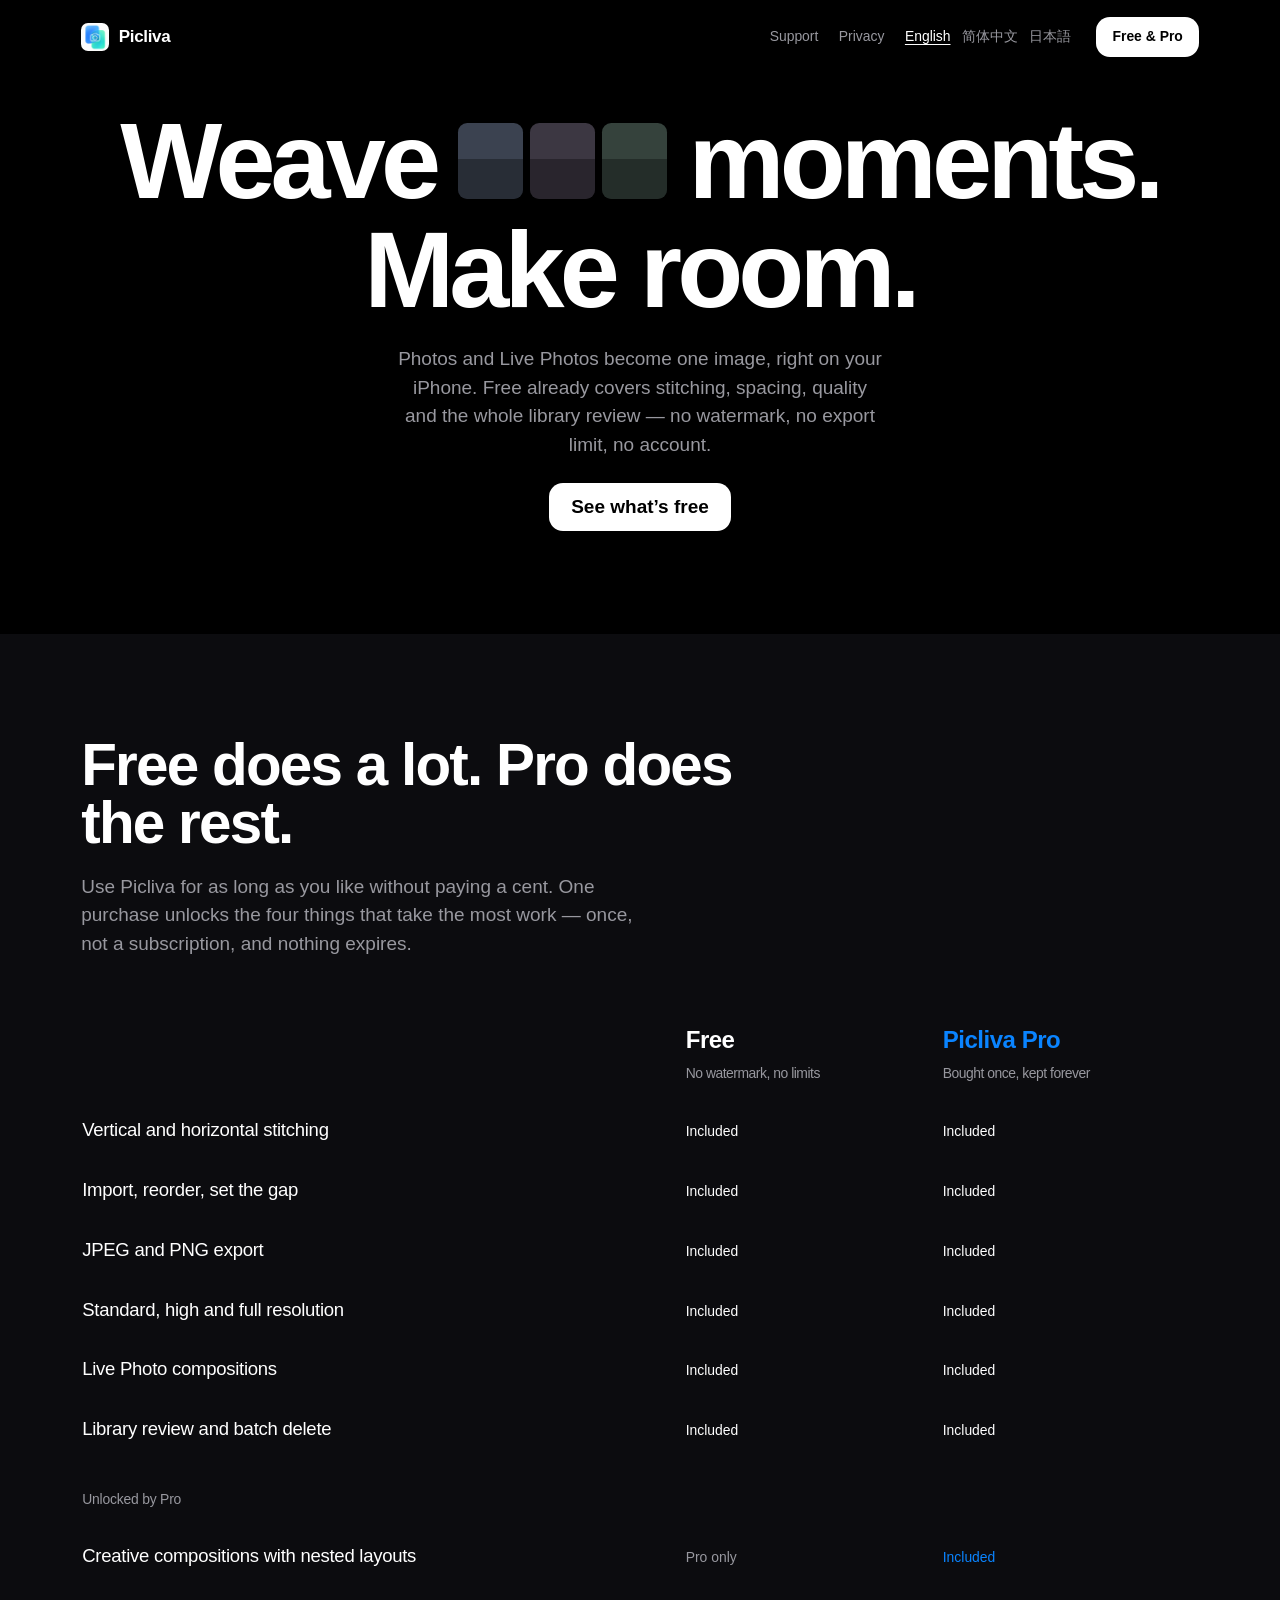
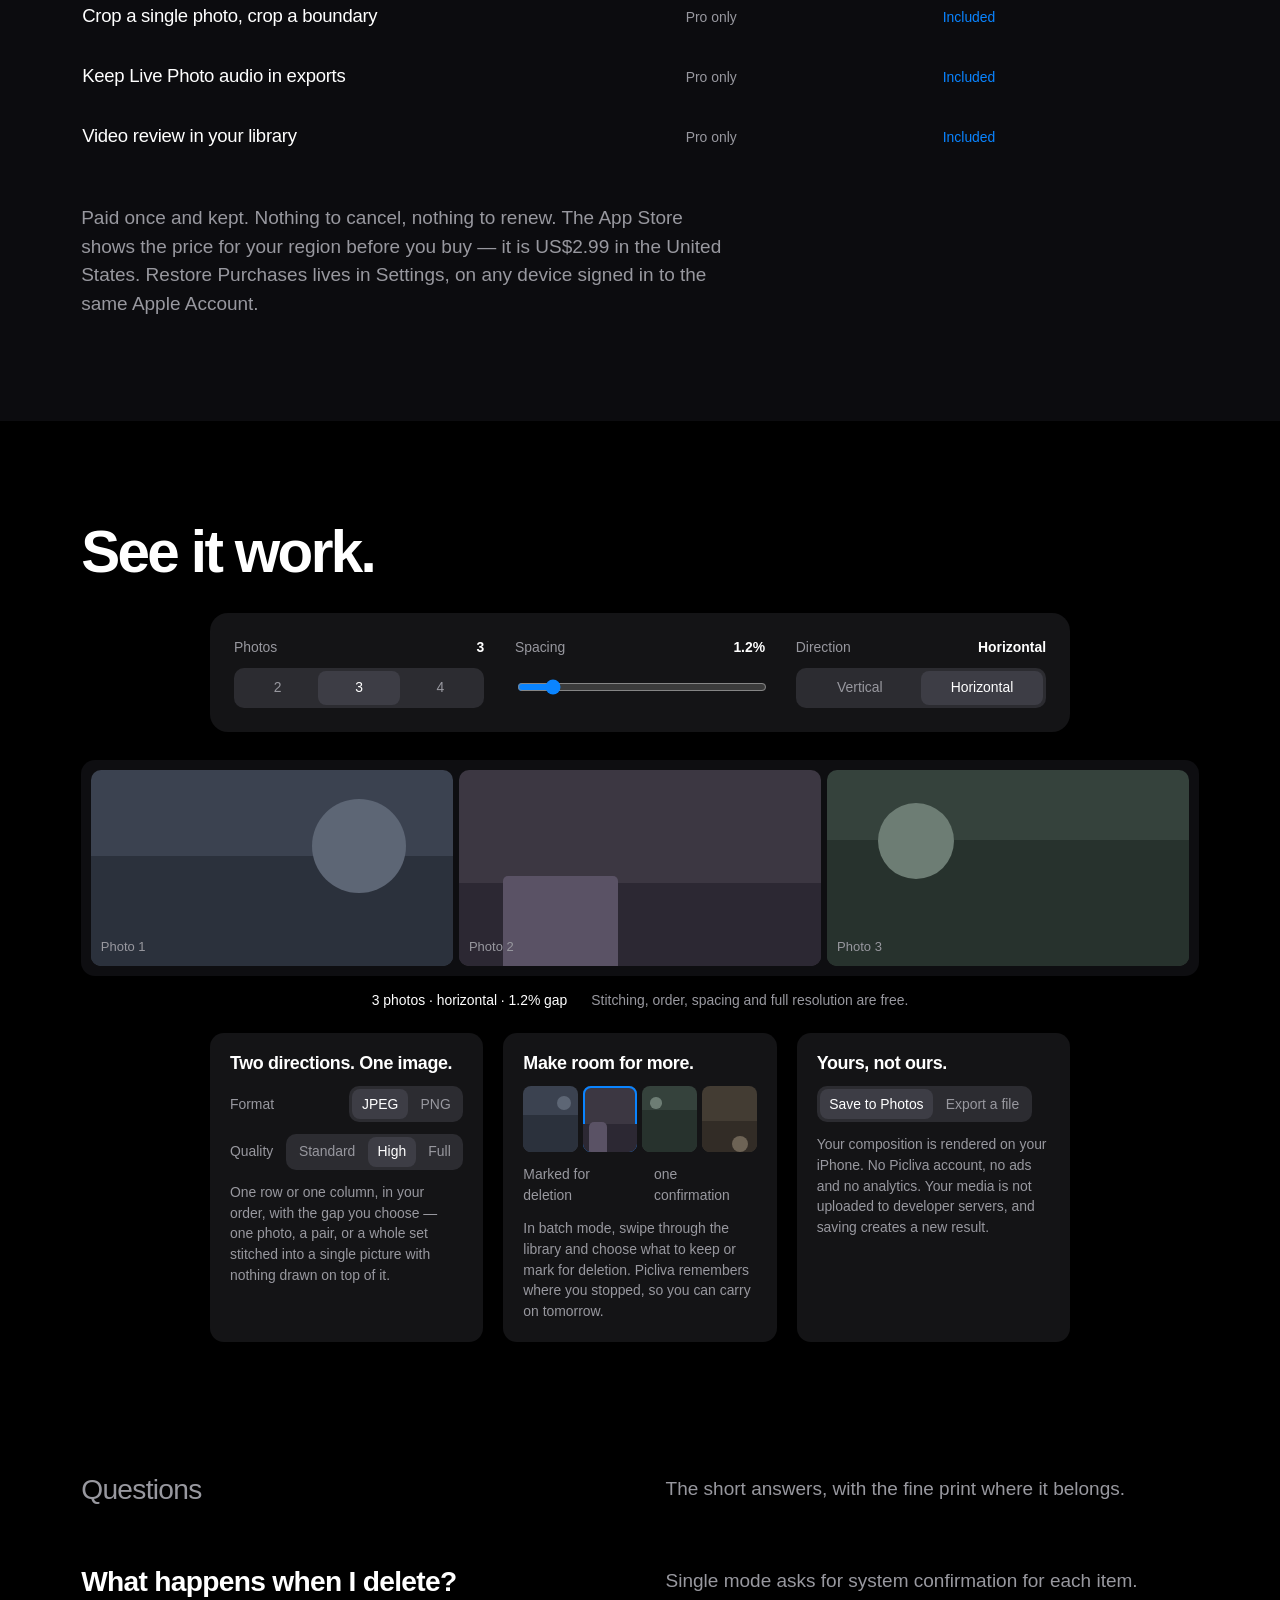
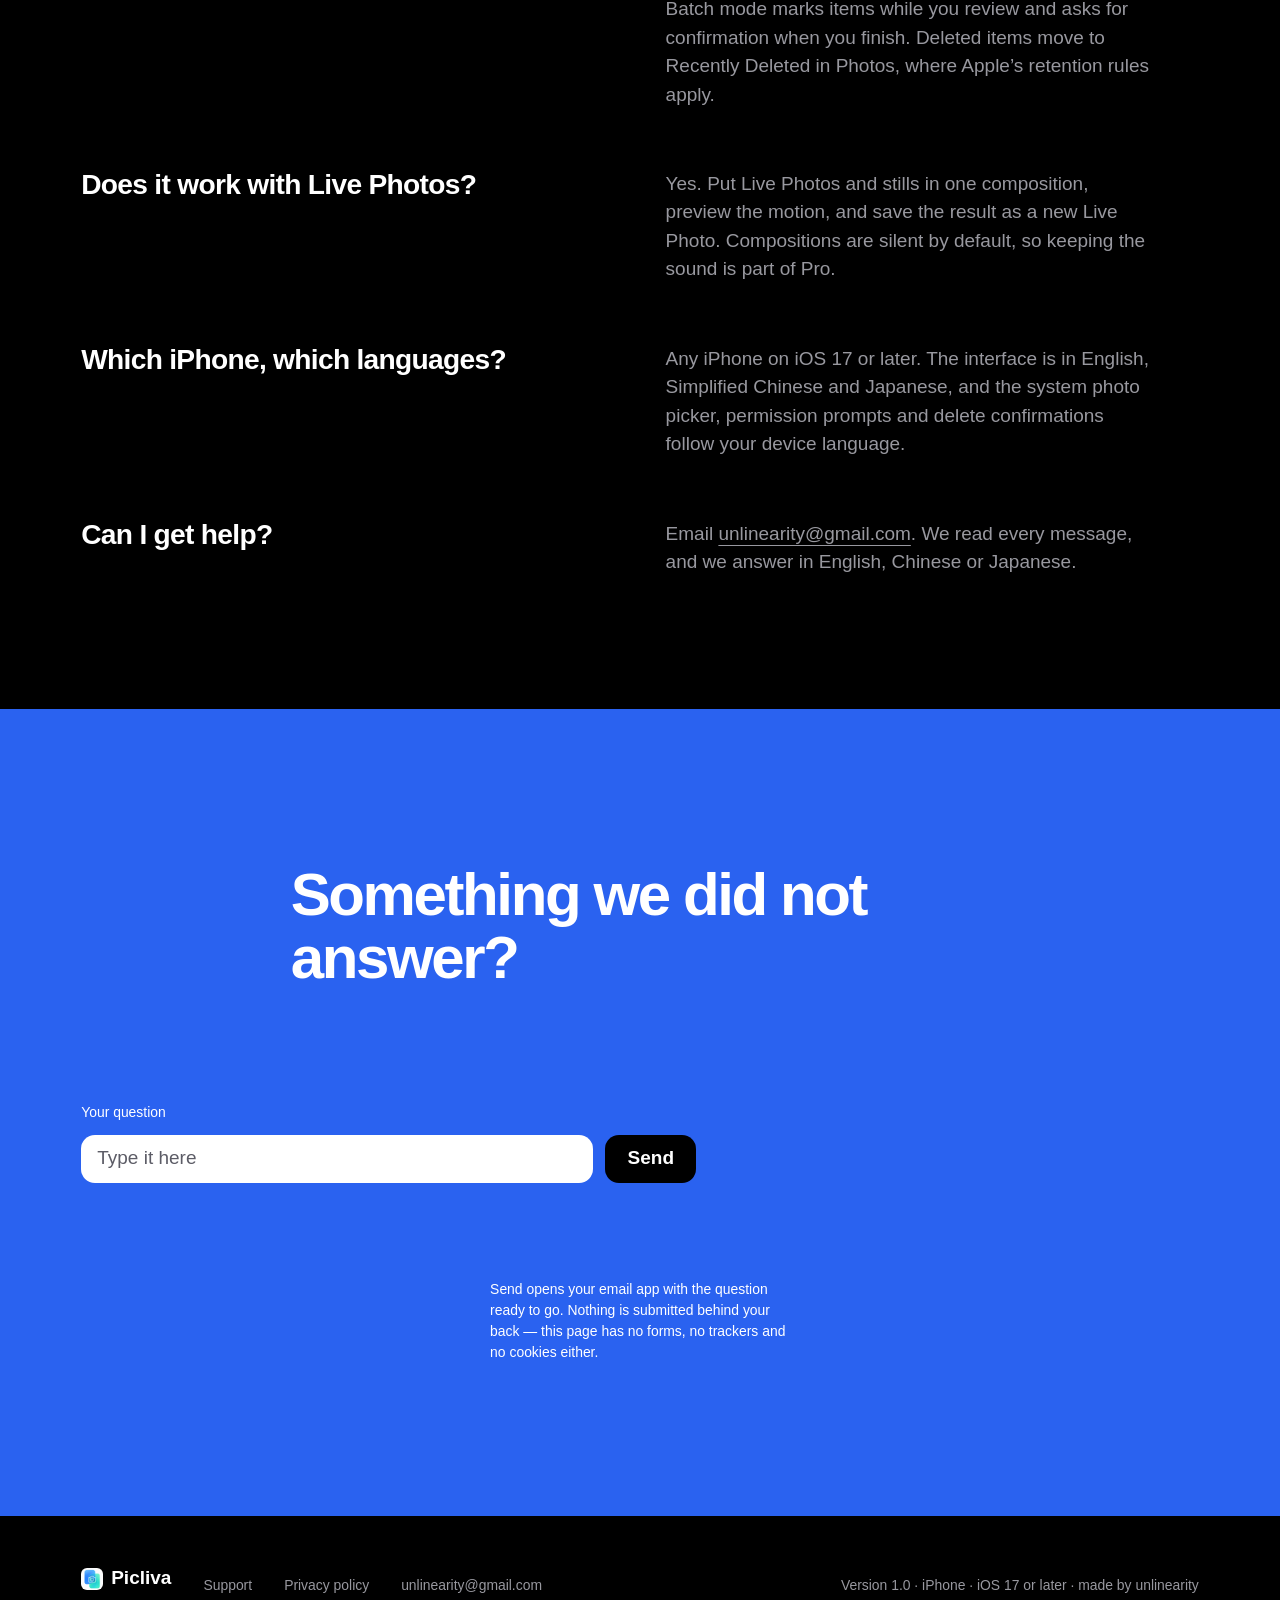
<file: index.html>
<!doctype html>
<html lang="en">
<head>
<meta charset="utf-8">
<meta name="viewport" content="width=device-width, initial-scale=1">
<meta name="color-scheme" content="dark">
<meta name="description" content="Picliva stitches your photos and Live Photos into one image on your iPhone, then helps you make room in your library. Free to use; one purchase unlocks the rest.">
<title>Picliva — weave moments, make room</title>
<link rel="icon" href="assets/picliva.png">
<link rel="preconnect" href="https://api.fontshare.com">
<link rel="preconnect" href="https://cdn.fontshare.com" crossorigin>
<link href="https://api.fontshare.com/v2/css?f[]=general-sans@400,500,600,700&display=swap" rel="stylesheet">
<link rel="stylesheet" href="styles.css">
<script>document.documentElement.className += ' js';</script>
</head>
<body>
<a class="skip" href="#main">Skip to content</a>

<header class="bar">
  <a class="brand" href="index.html"><img src="assets/picliva.png" alt="" width="28" height="28">Picliva</a>
  <div class="barutility">
    <a href="support.html">Support</a>
    <a href="privacy.html">Privacy</a>
    <nav class="langs" aria-label="Language">
      <a lang="en" hreflang="en" href="index.html" aria-current="true">English</a>
      <a lang="zh-Hans" hreflang="zh-Hans" href="index-zh-hans.html">&#31616;&#20307;&#20013;&#25991;</a>
      <a lang="ja" hreflang="ja" href="index-ja.html">&#26085;&#26412;&#35486;</a>
    </nav>
  </div>
  <a class="btn small barcta" href="#plans">Free &amp; Pro</a>
</header>

<main id="main">

  <section class="hero wrap">
    <h1 class="sentence" data-enter>
      <span class="line">Weave<span class="strip" data-ui aria-hidden="true"><i></i><i></i><i></i></span>moments.</span>
      <span class="line">Make room.</span>
    </h1>
    <p class="sub" data-enter style="--d:90ms">Photos and Live&nbsp;Photos become one image, right on your iPhone. Free already covers stitching, spacing, quality and the whole library review &#8212; no watermark, no export limit, no account.</p>
    <p class="act" data-enter style="--d:140ms">
      <a class="btn" href="#plans">See what&#8217;s free</a>
    </p>
  </section>

  <section class="plans" id="plans">
   <div class="wrap">
    <h2 data-enter>Free does a lot. Pro does the rest.</h2>
    <p class="introrow" data-enter style="--d:80ms">Use Picliva for as long as you like without paying a cent. One purchase unlocks the four things that take the most work &#8212; once, not a subscription, and nothing expires.</p>

    <table class="ptable" data-enter style="--d:120ms">
      <colgroup><col class="c1"><col class="c2"><col class="c3"></colgroup>
      <thead>
        <tr>
          <th scope="col">&nbsp;</th>
          <th scope="col" class="free">Free<span class="price">No watermark, no limits</span></th>
          <th scope="col" class="pro">Picliva Pro<span class="price">Bought once, kept forever</span></th>
        </tr>
      </thead>
      <tbody>
        <tr><th scope="row">Vertical and horizontal stitching</th><td class="yes" data-plan="Free">Included</td><td class="yes" data-plan="Pro">Included</td></tr>
        <tr><th scope="row">Import, reorder, set the gap</th><td class="yes" data-plan="Free">Included</td><td class="yes" data-plan="Pro">Included</td></tr>
        <tr><th scope="row">JPEG and PNG export</th><td class="yes" data-plan="Free">Included</td><td class="yes" data-plan="Pro">Included</td></tr>
        <tr><th scope="row">Standard, high and full resolution</th><td class="yes" data-plan="Free">Included</td><td class="yes" data-plan="Pro">Included</td></tr>
        <tr><th scope="row">Live Photo compositions</th><td class="yes" data-plan="Free">Included</td><td class="yes" data-plan="Pro">Included</td></tr>
        <tr><th scope="row">Library review and batch delete</th><td class="yes" data-plan="Free">Included</td><td class="yes" data-plan="Pro">Included</td></tr>

        <tr class="group"><th scope="colgroup" colspan="3">Unlocked by Pro</th></tr>
        <tr><th scope="row">Creative compositions with nested layouts</th><td data-plan="Free">Pro only</td><td class="pro-only" data-plan="Pro">Included</td></tr>
        <tr><th scope="row">Crop a single photo, crop a boundary</th><td data-plan="Free">Pro only</td><td class="pro-only" data-plan="Pro">Included</td></tr>
        <tr><th scope="row">Keep Live Photo audio in exports</th><td data-plan="Free">Pro only</td><td class="pro-only" data-plan="Pro">Included</td></tr>
        <tr><th scope="row">Video review in your library</th><td data-plan="Free">Pro only</td><td class="pro-only" data-plan="Pro">Included</td></tr>
      </tbody>
    </table>

    <p class="foot" data-enter>Paid once and kept. Nothing to cancel, nothing to renew. The App Store shows the price for your region before you buy &#8212; it is US$2.99 in the United States. Restore Purchases lives in Settings, on any device signed in to the same Apple Account.</p>
   </div>
  </section>

  <section class="work wrap" id="demo">
    <h2 data-enter>See it work.</h2>

    <div class="rail" data-enter style="--d:200ms">
      <div class="ctl" data-enter style="--d:60ms">
        <span class="lab">Photos <b data-out="count">3</b></span>
        <div class="seg" role="group" aria-label="Photos in the composition">
          <button type="button" data-count="2" aria-pressed="false">2</button>
          <button type="button" data-count="3" aria-pressed="true">3</button>
          <button type="button" data-count="4" aria-pressed="false">4</button>
        </div>
      </div>
      <div class="ctl" data-enter style="--d:120ms">
        <span class="lab">Spacing <b data-out="gap">1.2%</b></span>
        <input type="range" min="0" max="10" step="0.1" value="1.2" aria-label="Photo spacing">
      </div>
      <div class="ctl" data-enter style="--d:180ms">
        <span class="lab">Direction <b data-out="dir">Horizontal</b></span>
        <div class="seg" role="group" aria-label="Composition direction">
          <button type="button" data-dir="vertical" aria-pressed="false">Vertical</button>
          <button type="button" data-dir="horizontal" aria-pressed="true">Horizontal</button>
        </div>
      </div>
    </div>

    <div class="demo">
      <div class="board" id="board" data-ui data-dir="horizontal" role="img" aria-label="A composition of three photos in one row, with the gap you choose."></div>
      <div class="boardmeta">
        <span class="live" data-out="live">3 photos &#183; horizontal &#183; 1.2% gap</span>
        <span class="free">Stitching, order, spacing and full resolution are free.</span>
      </div>

      <div class="flow" data-enter style="--d:240ms">
        <div class="flowcell" data-ui role="img" aria-label="Export settings: JPEG or PNG, at standard, high or full resolution.">
          <p class="ftitle">Two directions. One&nbsp;image.</p>
          <div class="frow"><span>Format</span><span class="chips"><i class="on">JPEG</i><i>PNG</i></span></div>
          <div class="frow"><span>Quality</span><span class="chips"><i>Standard</i><i class="on">High</i><i>Full</i></span></div>
          <p class="fnote">One row or one column, in your order, with the gap you choose &#8212; one photo, a pair, or a whole set stitched into a single picture with nothing drawn on top of it.</p>
        </div>
        <div class="flowcell" data-ui role="img" aria-label="Batch library review: items marked for deletion, then one system confirmation.">
          <p class="ftitle">Make room for&nbsp;more.</p>
          <div class="fthumbs" aria-hidden="true"><i class="shot"></i><i class="shot v2 marked"></i><i class="shot v3"></i><i class="shot v4"></i></div>
          <div class="frow"><span>Marked for deletion</span><span>one confirmation</span></div>
          <p class="fnote">In batch mode, swipe through the library and choose what to keep or mark for deletion. Picliva remembers where you stopped, so you can carry on tomorrow.</p>
        </div>
        <div class="flowcell" data-ui role="img" aria-label="Saving: save to Photos or export a file, always as a new item.">
          <p class="ftitle">Yours, not&nbsp;ours.</p>
          <div class="frow"><span class="chips"><i class="on">Save to Photos</i><i>Export a file</i></span></div>
          <p class="fnote">Your composition is rendered on your iPhone. No Picliva account, no ads and no analytics. Your media is not uploaded to developer servers, and saving creates a new result.</p>
        </div>
      </div>
    </div>
  </section>

  <section class="faq wrap">
    <div class="faqrow head"><h3 data-enter>Questions</h3><p data-enter style="--d:60ms">The short answers, with the fine print where it belongs.</p></div>
    <div class="faqrow"><h3 data-enter>What happens when I delete?</h3><p data-enter style="--d:60ms">Single mode asks for system confirmation for each item. Batch mode marks items while you review and asks for confirmation when you finish. Deleted items move to Recently Deleted in Photos, where Apple&#8217;s retention rules apply.</p></div>
    <div class="faqrow"><h3 data-enter>Does it work with Live Photos?</h3><p data-enter style="--d:60ms">Yes. Put Live Photos and stills in one composition, preview the motion, and save the result as a new Live Photo. Compositions are silent by default, so keeping the sound is part of Pro.</p></div>
    <div class="faqrow"><h3 data-enter>Which iPhone, which languages?</h3><p data-enter style="--d:60ms">Any iPhone on iOS 17 or later. The interface is in English, Simplified Chinese and Japanese, and the system photo picker, permission prompts and delete confirmations follow your device language.</p></div>
    <div class="faqrow"><h3 data-enter>Can I get help?</h3><p data-enter style="--d:60ms">Email <a class="link" href="mailto:unlinearity@gmail.com">unlinearity@gmail.com</a>. We read every message, and we answer in English, Chinese or Japanese.</p></div>
  </section>

  <section class="ask" id="ask">
    <div class="in">
      <p class="closing" data-enter>Something we did not answer?</p>
      <form class="askform" id="askform">
        <label for="q">Your question</label>
        <input id="q" type="text" placeholder="Type it here" autocomplete="off">
        <button type="submit" class="btn">Send</button>
      </form>
      <p class="hint" data-enter style="--d:80ms">Send opens your email app with the question ready to go. Nothing is submitted behind your back &#8212; this page has no forms, no trackers and no cookies either.</p>
    </div>
  </section>

</main>

<footer>
  <div class="in">
    <span class="brandline"><img src="assets/picliva.png" alt="" width="22" height="22">Picliva</span>
    <a href="support.html">Support</a>
    <a href="privacy.html">Privacy policy</a>
    <a href="mailto:unlinearity@gmail.com">unlinearity@gmail.com</a>
    <p class="sp">Version 1.0 &#183; iPhone &#183; iOS 17 or later &#183; made by unlinearity</p>
  </div>
</footer>

<script>
(function () {
  var strip = document.querySelector('.strip');
  var board = document.getElementById('board');
  var out = {
    count: document.querySelector('[data-out="count"]'),
    gap: document.querySelector('[data-out="gap"]'),
    dir: document.querySelector('[data-out="dir"]'),
    live: document.querySelector('[data-out="live"]')
  };
  var state = { count: 3, gap: 1.2, dir: 'horizontal' };

  function tile(label, index) {
    var s = document.createElement('span');
    s.className = 'slot shot v' + (index % 4 + 1);
    var n = document.createElement('span');
    n.className = 'sn';
    n.textContent = label;
    s.appendChild(n);
    return s;
  }

  function render() {
    while (board.children.length > state.count) board.removeChild(board.lastChild);
    while (board.children.length < state.count) board.appendChild(tile('', board.children.length));
    for (var i = 0; i < board.children.length; i++) {
      var label = board.children[i].querySelector('.sn');
      if (label) label.textContent = 'Photo ' + (i + 1);
    }
    board.setAttribute('data-dir', state.dir);
    board.style.setProperty('--board-gap', (2 + state.gap * 4).toFixed(1) + 'px');
    strip.style.setProperty('--gapem', (0.05 + state.gap * 0.015).toFixed(3) + 'em');
    if (out.count) out.count.textContent = String(state.count);
    if (out.gap) out.gap.textContent = state.gap.toFixed(1) + '%';
    if (out.dir) out.dir.textContent = state.dir === 'vertical' ? 'Vertical' : 'Horizontal';
    if (out.live) out.live.textContent = state.count + ' photos \u00b7 ' + state.dir + ' \u00b7 ' + state.gap.toFixed(1) + '% gap';
    document.querySelectorAll('[data-count]').forEach(function (b) {
      b.setAttribute('aria-pressed', b.dataset.count === String(state.count) ? 'true' : 'false');
    });
    document.querySelectorAll('[data-dir]').forEach(function (b) {
      if (b.hasAttribute('aria-pressed')) b.setAttribute('aria-pressed', b.dataset.dir === state.dir ? 'true' : 'false');
    });
  }

  document.querySelectorAll('[data-count]').forEach(function (b) {
    b.addEventListener('click', function () { state.count = Number(b.dataset.count); render(); });
  });
  document.querySelectorAll('.seg [data-dir]').forEach(function (b) {
    b.addEventListener('click', function () { state.dir = b.dataset.dir; render(); });
  });
  var range = document.querySelector('input[type="range"]');
  if (range) range.addEventListener('input', function () { state.gap = Number(range.value); render(); });
  render();

  var items = document.querySelectorAll('[data-enter], .sentence');
  if (!('IntersectionObserver' in window)) {
    items.forEach(function (el) { el.classList.add('in'); });
  } else {
    var io = new IntersectionObserver(function (entries) {
      entries.forEach(function (e) {
        if (e.isIntersecting) { e.target.classList.add('in'); io.unobserve(e.target); }
      });
    }, { rootMargin: '0px 0px -10% 0px', threshold: 0.1 });
    items.forEach(function (el) { io.observe(el); });
  }

  var form = document.getElementById('askform');
  if (form) form.addEventListener('submit', function (e) {
    e.preventDefault();
    var q = document.getElementById('q').value.trim();
    var subject = encodeURIComponent('Picliva: ' + (q || 'a question'));
    var body = encodeURIComponent(q ? q + '\n\n(Your app version, iOS version and device model help us answer faster.)' : '');
    window.location.href = 'mailto:unlinearity@gmail.com?subject=' + subject + '&body=' + body;
  });
})();
</script>
</body>
</html>
</file>
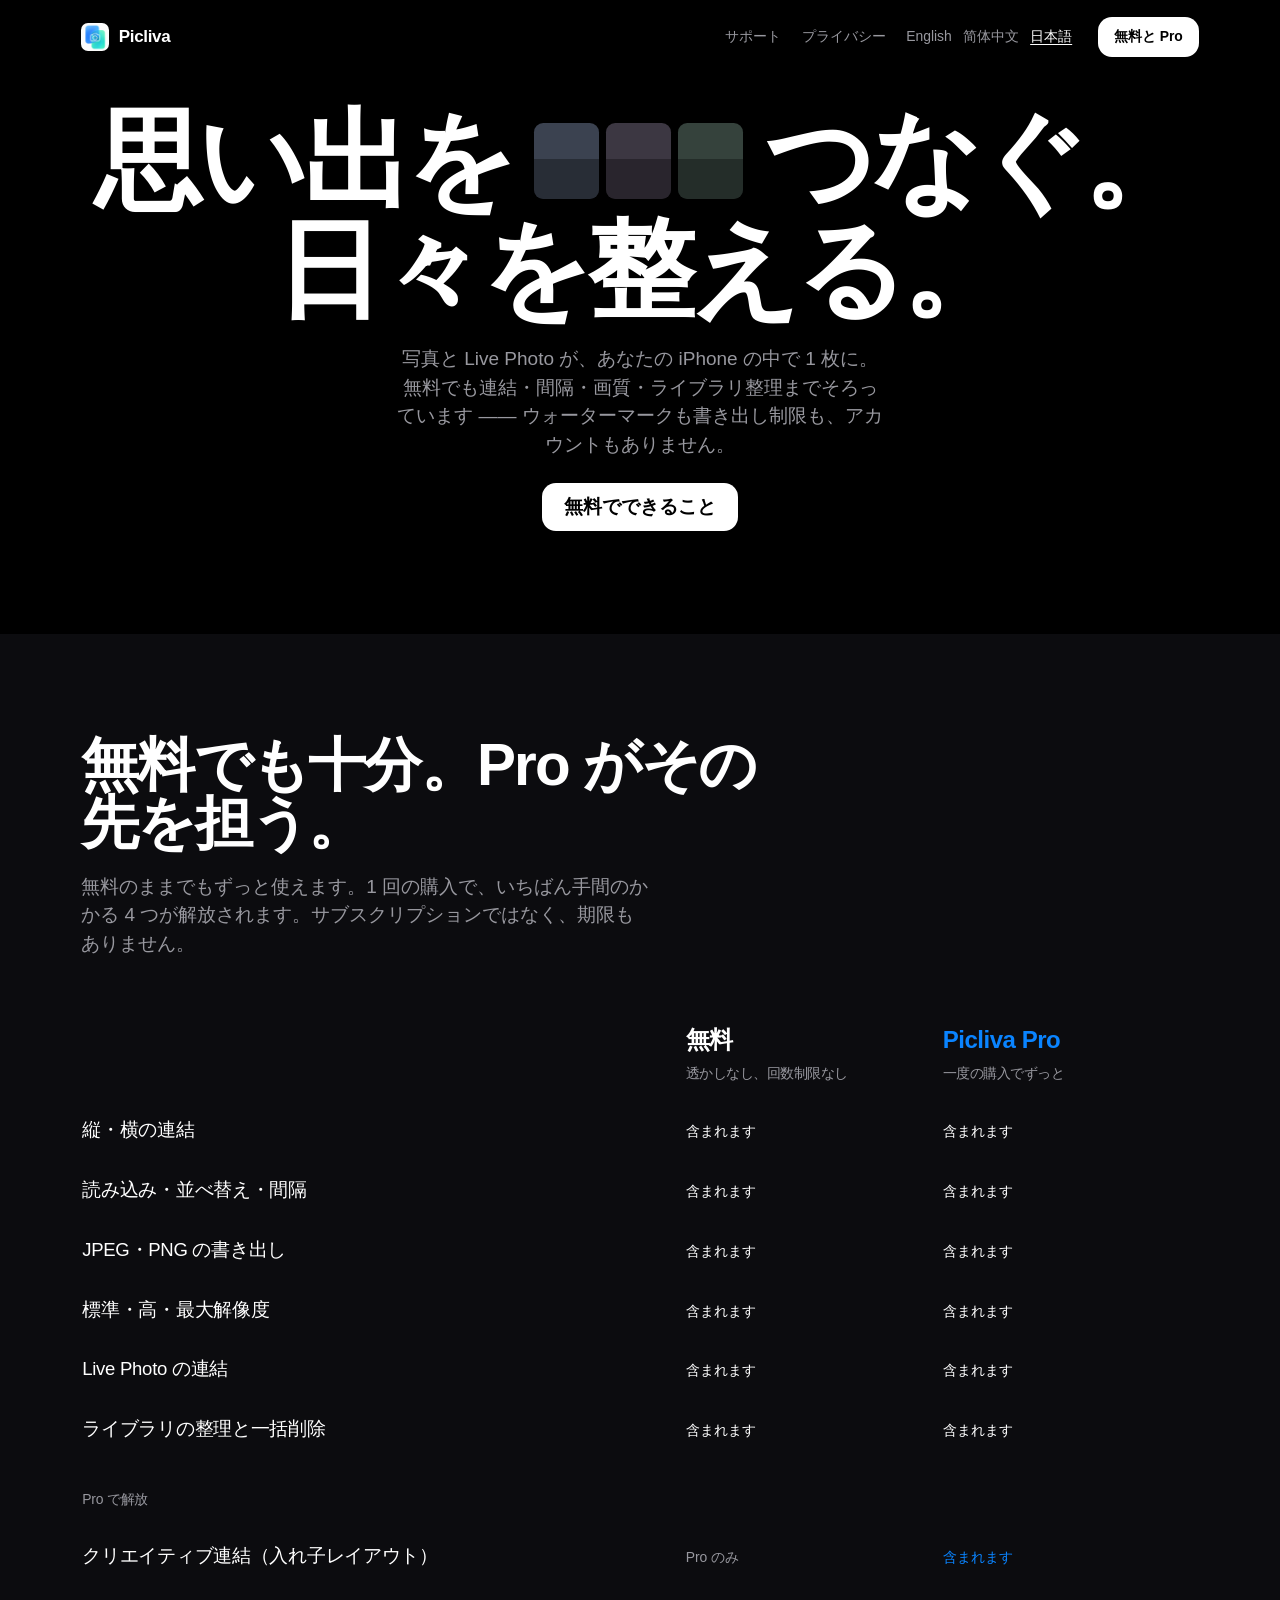
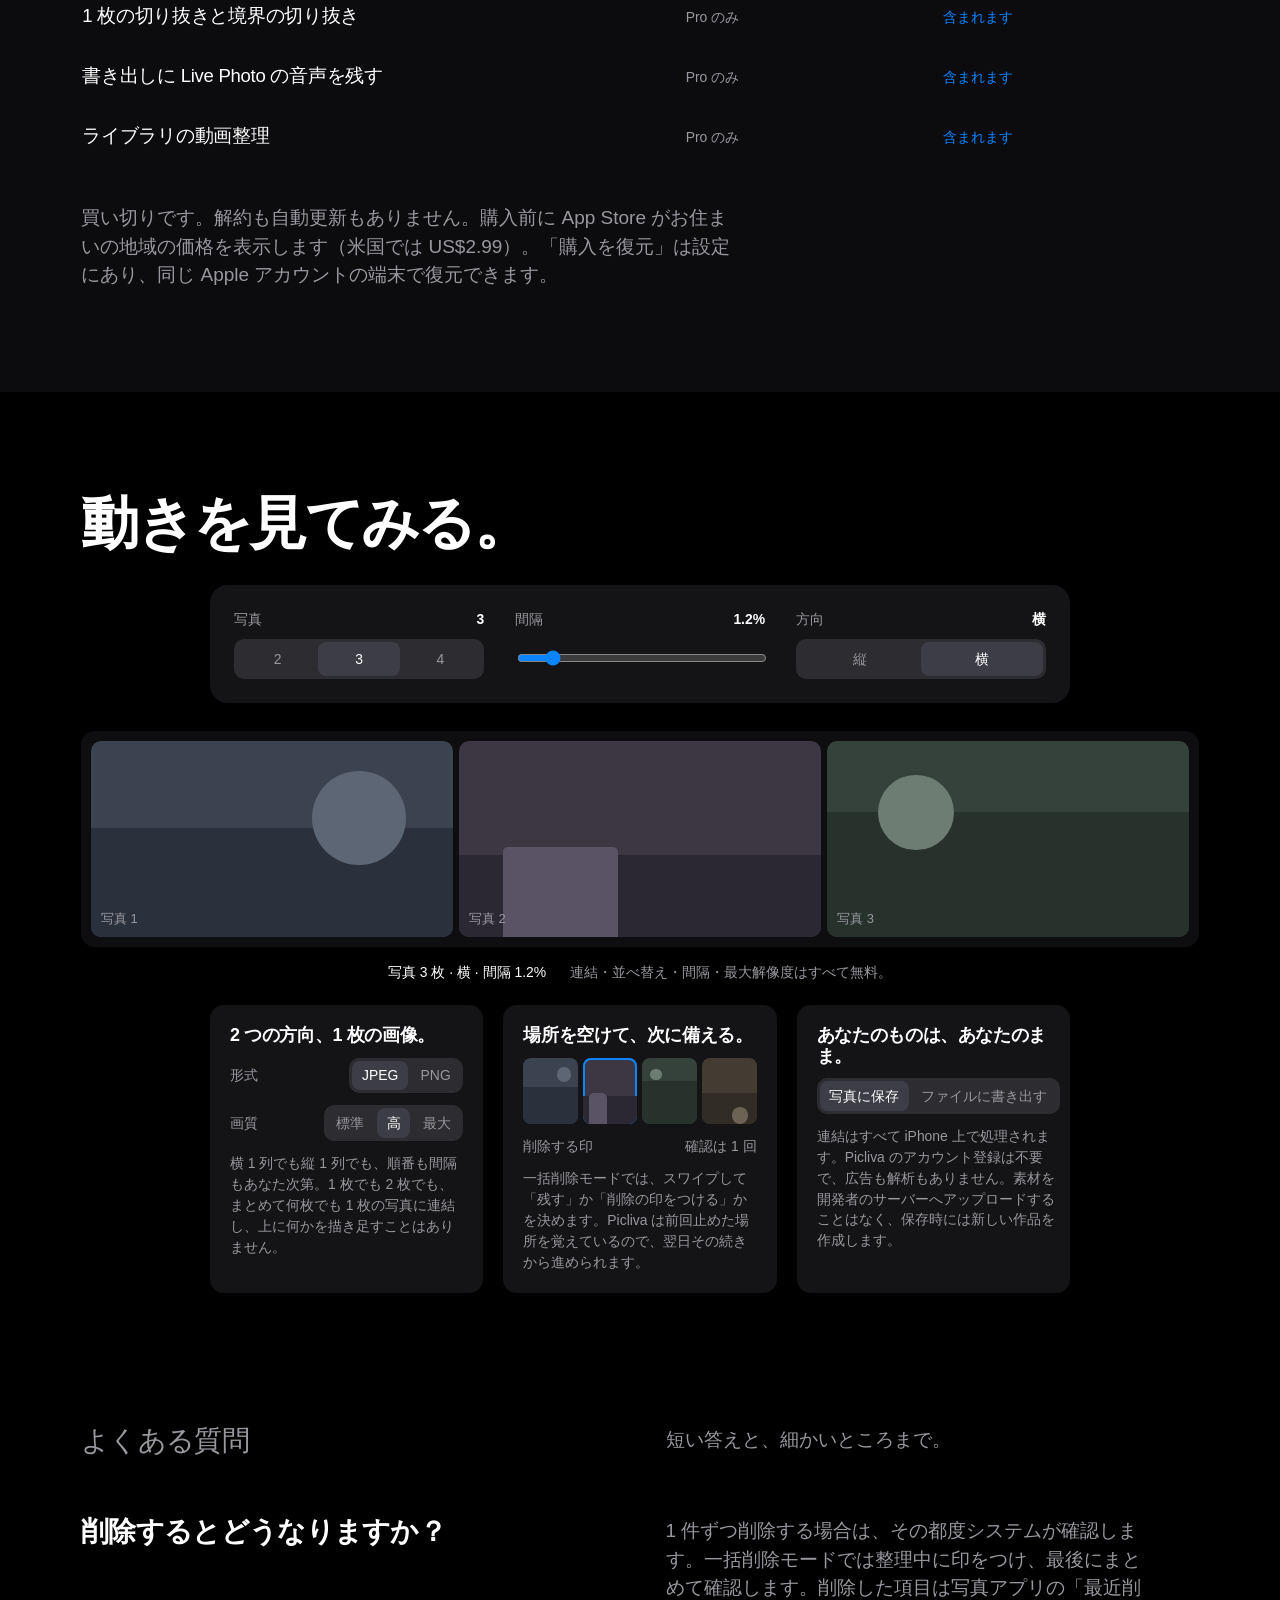
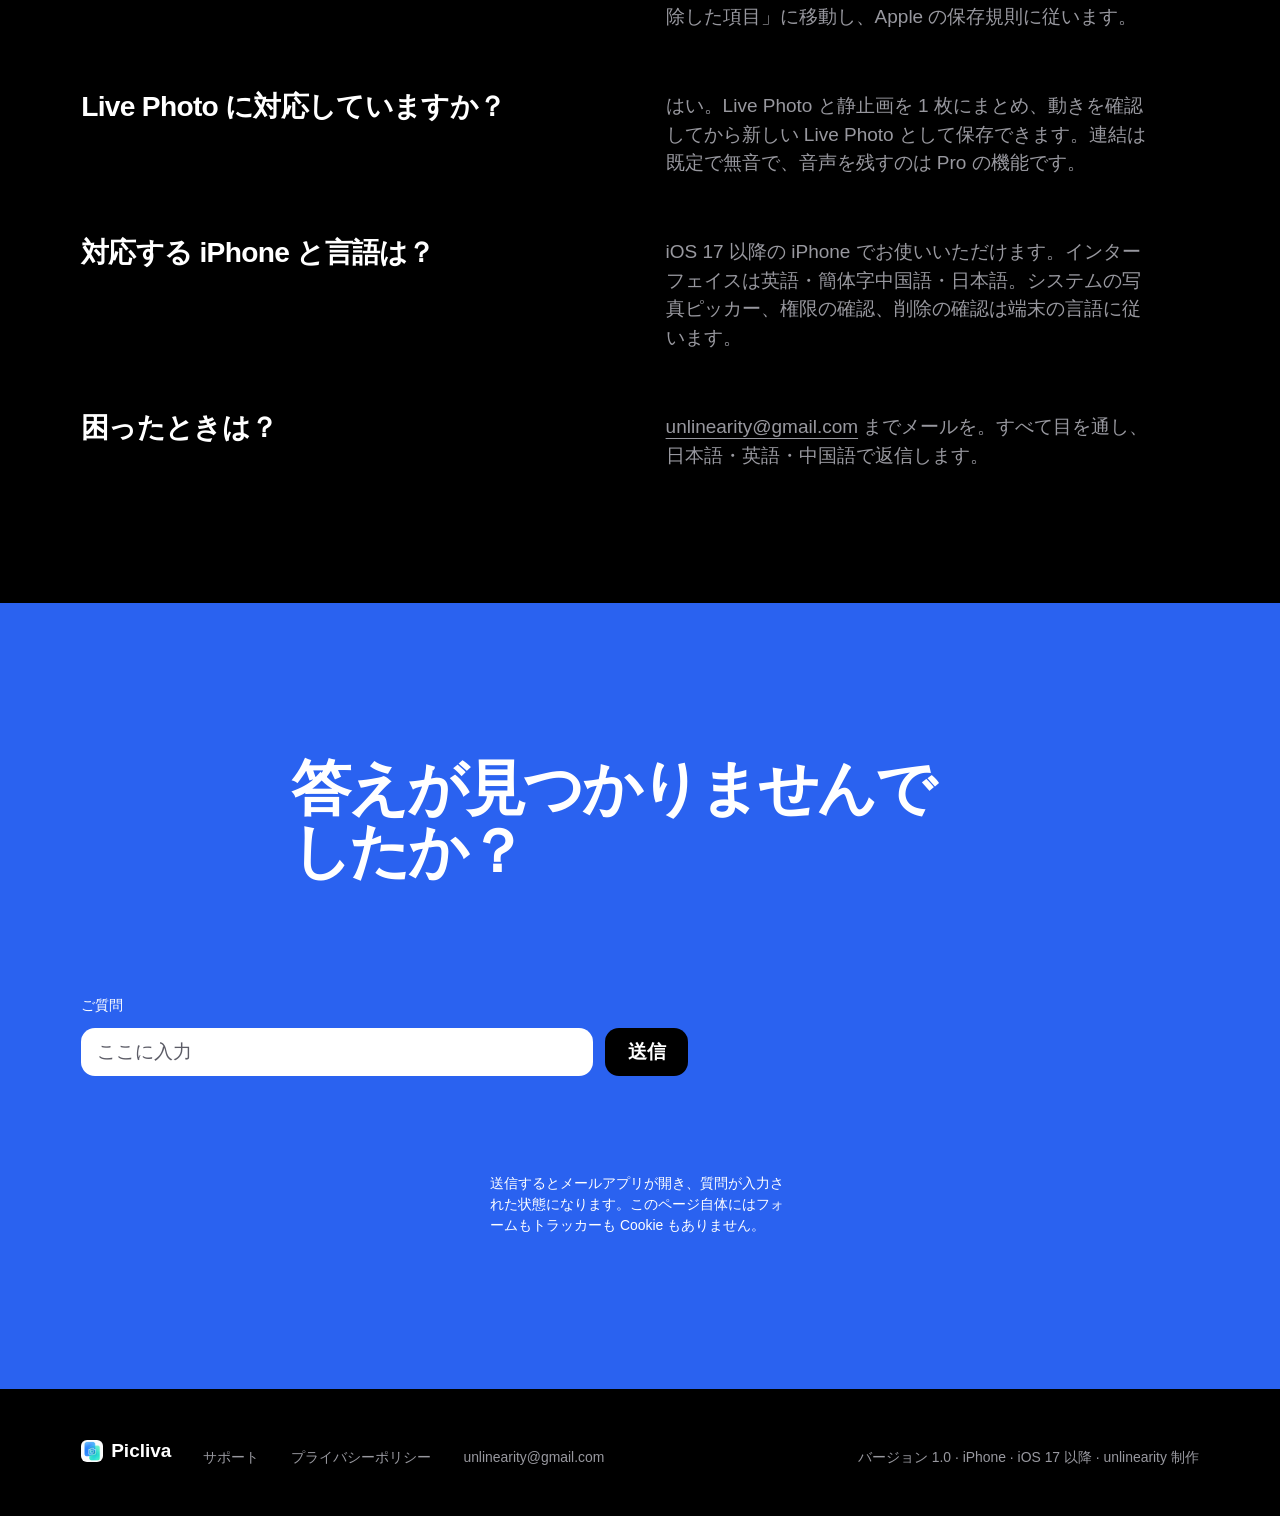
<file: index-ja.html>
<!doctype html>
<html lang="ja">
<head>
<meta charset="utf-8">
<meta name="viewport" content="width=device-width, initial-scale=1">
<meta name="color-scheme" content="dark">
<meta name="description" content="Picliva は写真と Live Photo を iPhone の上で 1 枚にまとめ、ライブラリの場所を空けます。無料で使えて、残りは買い切りで解放。">
<title>Picliva — 思い出をつなぐ、日々を整える</title>
<link rel="icon" href="assets/picliva.png">
<link rel="preconnect" href="https://api.fontshare.com">
<link rel="preconnect" href="https://cdn.fontshare.com" crossorigin>
<link href="https://api.fontshare.com/v2/css?f[]=general-sans@400,500,600,700&display=swap" rel="stylesheet">
<link rel="stylesheet" href="styles.css">
<script>document.documentElement.className += ' js';</script>
</head>
<body>
<a class="skip" href="#main">本文へ移動</a>

<header class="bar">
  <a class="brand" href="index-ja.html"><img src="assets/picliva.png" alt="" width="28" height="28">Picliva</a>
  <div class="barutility">
    <a href="support-ja.html">サポート</a>
    <a href="privacy-ja.html">プライバシー</a>
    <nav class="langs" aria-label="Language">
      <a lang="en" hreflang="en" href="index.html">English</a>
      <a lang="zh-Hans" hreflang="zh-Hans" href="index-zh-hans.html">简体中文</a>
      <a lang="ja" hreflang="ja" href="index-ja.html" aria-current="true">日本語</a>
    </nav>
  </div>
  <a class="btn small barcta" href="#plans">無料と Pro</a>
</header>

<main id="main">

  <section class="hero wrap">
    <h1 class="sentence" data-enter>
      <span class="line">思い出を<span class="strip" data-ui aria-hidden="true"><i></i><i></i><i></i></span>つなぐ。</span>
      <span class="line">日々を整える。</span>
    </h1>
    <p class="sub" data-enter style="--d:90ms">写真と Live&nbsp;Photo が、あなたの iPhone の中で 1 枚に。無料でも連結・間隔・画質・ライブラリ整理までそろっています &#8212;&#8212; ウォーターマークも書き出し制限も、アカウントもありません。</p>
    <p class="act" data-enter style="--d:140ms">
      <a class="btn" href="#plans">無料でできること</a>
    </p>
  </section>

  <section class="plans" id="plans">
   <div class="wrap">
    <h2 data-enter>無料でも十分。Pro がその先を担う。</h2>
    <p class="introrow" data-enter style="--d:80ms">無料のままでもずっと使えます。1 回の購入で、いちばん手間のかかる 4 つが解放されます。サブスクリプションではなく、期限もありません。</p>

    <table class="ptable" data-enter style="--d:120ms">
      <colgroup><col class="c1"><col class="c2"><col class="c3"></colgroup>
      <thead>
        <tr>
          <th scope="col">&nbsp;</th>
          <th scope="col" class="free">無料<span class="price">透かしなし、回数制限なし</span></th>
          <th scope="col" class="pro">Picliva Pro<span class="price">一度の購入でずっと</span></th>
        </tr>
      </thead>
      <tbody>
        <tr><th scope="row">縦・横の連結</th><td class="yes" data-plan="無料">含まれます</td><td class="yes" data-plan="Pro">含まれます</td></tr>
        <tr><th scope="row">読み込み・並べ替え・間隔</th><td class="yes" data-plan="無料">含まれます</td><td class="yes" data-plan="Pro">含まれます</td></tr>
        <tr><th scope="row">JPEG・PNG の書き出し</th><td class="yes" data-plan="無料">含まれます</td><td class="yes" data-plan="Pro">含まれます</td></tr>
        <tr><th scope="row">標準・高・最大解像度</th><td class="yes" data-plan="無料">含まれます</td><td class="yes" data-plan="Pro">含まれます</td></tr>
        <tr><th scope="row">Live Photo の連結</th><td class="yes" data-plan="無料">含まれます</td><td class="yes" data-plan="Pro">含まれます</td></tr>
        <tr><th scope="row">ライブラリの整理と一括削除</th><td class="yes" data-plan="無料">含まれます</td><td class="yes" data-plan="Pro">含まれます</td></tr>

        <tr class="group"><th scope="colgroup" colspan="3">Pro で解放</th></tr>
        <tr><th scope="row">クリエイティブ連結（入れ子レイアウト）</th><td data-plan="無料">Pro のみ</td><td class="pro-only" data-plan="Pro">含まれます</td></tr>
        <tr><th scope="row">1 枚の切り抜きと境界の切り抜き</th><td data-plan="無料">Pro のみ</td><td class="pro-only" data-plan="Pro">含まれます</td></tr>
        <tr><th scope="row">書き出しに Live Photo の音声を残す</th><td data-plan="無料">Pro のみ</td><td class="pro-only" data-plan="Pro">含まれます</td></tr>
        <tr><th scope="row">ライブラリの動画整理</th><td data-plan="無料">Pro のみ</td><td class="pro-only" data-plan="Pro">含まれます</td></tr>
      </tbody>
    </table>

    <p class="foot" data-enter>買い切りです。解約も自動更新もありません。購入前に App Store がお住まいの地域の価格を表示します（米国では US$2.99）。「購入を復元」は設定にあり、同じ Apple アカウントの端末で復元できます。</p>
   </div>
  </section>

  <section class="work wrap" id="demo">
    <h2 data-enter>動きを見てみる。</h2>

    <div class="rail" data-enter style="--d:200ms">
      <div class="ctl" data-enter style="--d:60ms">
        <span class="lab">写真 <b data-out="count">3</b></span>
        <div class="seg" role="group" aria-label="連結する写真の枚数">
          <button type="button" data-count="2" aria-pressed="false">2</button>
          <button type="button" data-count="3" aria-pressed="true">3</button>
          <button type="button" data-count="4" aria-pressed="false">4</button>
        </div>
      </div>
      <div class="ctl" data-enter style="--d:120ms">
        <span class="lab">間隔 <b data-out="gap">1.2%</b></span>
        <input type="range" min="0" max="10" step="0.1" value="1.2" aria-label="写真の間隔">
      </div>
      <div class="ctl" data-enter style="--d:180ms">
        <span class="lab">方向 <b data-out="dir">横</b></span>
        <div class="seg" role="group" aria-label="連結の方向">
          <button type="button" data-dir="vertical" aria-pressed="false">縦</button>
          <button type="button" data-dir="horizontal" aria-pressed="true">横</button>
        </div>
      </div>
    </div>

    <div class="demo">
      <div class="board" id="board" data-ui data-dir="horizontal" role="img" aria-label="写真 3 枚を横 1 列に連結した状態。間隔は自由に変えられます。"></div>
      <div class="boardmeta">
        <span class="live" data-out="live">写真 3 枚 &#183; 横 &#183; 間隔 1.2%</span>
        <span class="free">連結・並べ替え・間隔・最大解像度はすべて無料。</span>
      </div>

      <div class="flow" data-enter style="--d:240ms">
        <div class="flowcell" data-ui role="img" aria-label="書き出しの設定：JPEG または PNG、標準・高・最大解像度。">
          <p class="ftitle">2 つの方向、1 枚の画像。</p>
          <div class="frow"><span>形式</span><span class="chips"><i class="on">JPEG</i><i>PNG</i></span></div>
          <div class="frow"><span>画質</span><span class="chips"><i>標準</i><i class="on">高</i><i>最大</i></span></div>
          <p class="fnote">横 1 列でも縦 1 列でも、順番も間隔もあなた次第。1 枚でも 2 枚でも、まとめて何枚でも 1 枚の写真に連結し、上に何かを描き足すことはありません。</p>
        </div>
        <div class="flowcell" data-ui role="img" aria-label="ライブラリの一括整理：削除する印をつけ、最後にまとめてシステムで確認します。">
          <p class="ftitle">場所を空けて、次に備える。</p>
          <div class="fthumbs" aria-hidden="true"><i class="shot"></i><i class="shot v2 marked"></i><i class="shot v3"></i><i class="shot v4"></i></div>
          <div class="frow"><span>削除する印</span><span>確認は 1 回</span></div>
          <p class="fnote">一括削除モードでは、スワイプして「残す」か「削除の印をつける」かを決めます。Picliva は前回止めた場所を覚えているので、翌日その続きから進められます。</p>
        </div>
        <div class="flowcell" data-ui role="img" aria-label="保存：写真に保存するかファイルに書き出す。常に新しい項目として保存されます。">
          <p class="ftitle">あなたのものは、あなたのまま。</p>
          <div class="frow"><span class="chips"><i class="on">写真に保存</i><i>ファイルに書き出す</i></span></div>
          <p class="fnote">連結はすべて iPhone 上で処理されます。Picliva のアカウント登録は不要で、広告も解析もありません。素材を開発者のサーバーへアップロードすることはなく、保存時には新しい作品を作成します。</p>
        </div>
      </div>
    </div>
  </section>

  <section class="faq wrap">
    <div class="faqrow head"><h3 data-enter>よくある質問</h3><p data-enter style="--d:60ms">短い答えと、細かいところまで。</p></div>
    <div class="faqrow"><h3 data-enter>削除するとどうなりますか？</h3><p data-enter style="--d:60ms">1 件ずつ削除する場合は、その都度システムが確認します。一括削除モードでは整理中に印をつけ、最後にまとめて確認します。削除した項目は写真アプリの「最近削除した項目」に移動し、Apple の保存規則に従います。</p></div>
    <div class="faqrow"><h3 data-enter>Live Photo に対応していますか？</h3><p data-enter style="--d:60ms">はい。Live Photo と静止画を 1 枚にまとめ、動きを確認してから新しい Live Photo として保存できます。連結は既定で無音で、音声を残すのは Pro の機能です。</p></div>
    <div class="faqrow"><h3 data-enter>対応する iPhone と言語は？</h3><p data-enter style="--d:60ms">iOS 17 以降の iPhone でお使いいただけます。インターフェイスは英語・簡体字中国語・日本語。システムの写真ピッカー、権限の確認、削除の確認は端末の言語に従います。</p></div>
    <div class="faqrow"><h3 data-enter>困ったときは？</h3><p data-enter style="--d:60ms"><a class="link" href="mailto:unlinearity@gmail.com">unlinearity@gmail.com</a> までメールを。すべて目を通し、日本語・英語・中国語で返信します。</p></div>
  </section>

  <section class="ask" id="ask">
    <div class="in">
      <p class="closing" data-enter>答えが見つかりませんでしたか？</p>
      <form class="askform" id="askform">
        <label for="q">ご質問</label>
        <input id="q" type="text" placeholder="ここに入力" autocomplete="off">
        <button type="submit" class="btn">送信</button>
      </form>
      <p class="hint" data-enter style="--d:80ms">送信するとメールアプリが開き、質問が入力された状態になります。このページ自体にはフォームもトラッカーも Cookie もありません。</p>
    </div>
  </section>

</main>

<footer>
  <div class="in">
    <span class="brandline"><img src="assets/picliva.png" alt="" width="22" height="22">Picliva</span>
    <a href="support-ja.html">サポート</a>
    <a href="privacy-ja.html">プライバシーポリシー</a>
    <a href="mailto:unlinearity@gmail.com">unlinearity@gmail.com</a>
    <p class="sp">バージョン 1.0 &#183; iPhone &#183; iOS 17 以降 &#183; unlinearity 制作</p>
  </div>
</footer>

<script>
(function () {
  var strip = document.querySelector('.strip');
  var board = document.getElementById('board');
  var out = {
    count: document.querySelector('[data-out="count"]'),
    gap: document.querySelector('[data-out="gap"]'),
    dir: document.querySelector('[data-out="dir"]'),
    live: document.querySelector('[data-out="live"]')
  };
  var state = { count: 3, gap: 1.2, dir: 'horizontal' };
  var DIR = { horizontal: '\u6a2a', vertical: '\u7e26' };
  var PHOTO = '\u5199\u771f ';

  function tile(index) {
    var s = document.createElement('span');
    s.className = 'slot shot v' + (index % 4 + 1);
    var n = document.createElement('span');
    n.className = 'sn';
    s.appendChild(n);
    return s;
  }

  function render() {
    while (board.children.length > state.count) board.removeChild(board.lastChild);
    while (board.children.length < state.count) board.appendChild(tile(board.children.length));
    for (var i = 0; i < board.children.length; i++) {
      var label = board.children[i].querySelector('.sn');
      if (label) label.textContent = state.count > 1 ? PHOTO + (i + 1) : PHOTO;
    }
    board.setAttribute('data-dir', state.dir);
    board.style.setProperty('--board-gap', (2 + state.gap * 4).toFixed(1) + 'px');
    strip.style.setProperty('--gapem', (0.05 + state.gap * 0.015).toFixed(3) + 'em');
    if (out.count) out.count.textContent = String(state.count);
    if (out.gap) out.gap.textContent = state.gap.toFixed(1) + '%';
    if (out.dir) out.dir.textContent = DIR[state.dir];
    if (out.live) out.live.textContent = '\u5199\u771f ' + state.count + ' \u679a \u00b7 ' + DIR[state.dir] + ' \u00b7 \u9593\u9694 ' + state.gap.toFixed(1) + '%';
    document.querySelectorAll('[data-count]').forEach(function (b) {
      b.setAttribute('aria-pressed', b.dataset.count === String(state.count) ? 'true' : 'false');
    });
    document.querySelectorAll('[data-dir]').forEach(function (b) {
      if (b.hasAttribute('aria-pressed')) b.setAttribute('aria-pressed', b.dataset.dir === state.dir ? 'true' : 'false');
    });
  }

  document.querySelectorAll('[data-count]').forEach(function (b) {
    b.addEventListener('click', function () { state.count = Number(b.dataset.count); render(); });
  });
  document.querySelectorAll('.seg [data-dir]').forEach(function (b) {
    b.addEventListener('click', function () { state.dir = b.dataset.dir; render(); });
  });
  var range = document.querySelector('input[type="range"]');
  if (range) range.addEventListener('input', function () { state.gap = Number(range.value); render(); });
  render();

  var items = document.querySelectorAll('[data-enter], .sentence');
  if (!('IntersectionObserver' in window)) {
    items.forEach(function (el) { el.classList.add('in'); });
  } else {
    var io = new IntersectionObserver(function (entries) {
      entries.forEach(function (e) {
        if (e.isIntersecting) { e.target.classList.add('in'); io.unobserve(e.target); }
      });
    }, { rootMargin: '0px 0px -10% 0px', threshold: 0.1 });
    items.forEach(function (el) { io.observe(el); });
  }

  var form = document.getElementById('askform');
  if (form) form.addEventListener('submit', function (e) {
    e.preventDefault();
    var q = document.getElementById('q').value.trim();
    var subject = encodeURIComponent('Picliva\uff1a' + (q || '\u3054\u8cea\u554f'));
    var body = encodeURIComponent(q ? q + '\n\n\uff08\u30a2\u30d7\u30ea\u306e\u30d0\u30fc\u30b8\u30e7\u30f3\u3001iOS \u306e\u30d0\u30fc\u30b8\u30e7\u30f3\u3001\u7aef\u672b\u306e\u6a5f\u7a2e\u3092\u3044\u305f\u3060\u3051\u308b\u3068\u52a9\u304b\u308a\u307e\u3059\u3002\uff09' : '');
    window.location.href = 'mailto:unlinearity@gmail.com?subject=' + subject + '&body=' + body;
  });
})();
</script>
</body>
</html>
</file>
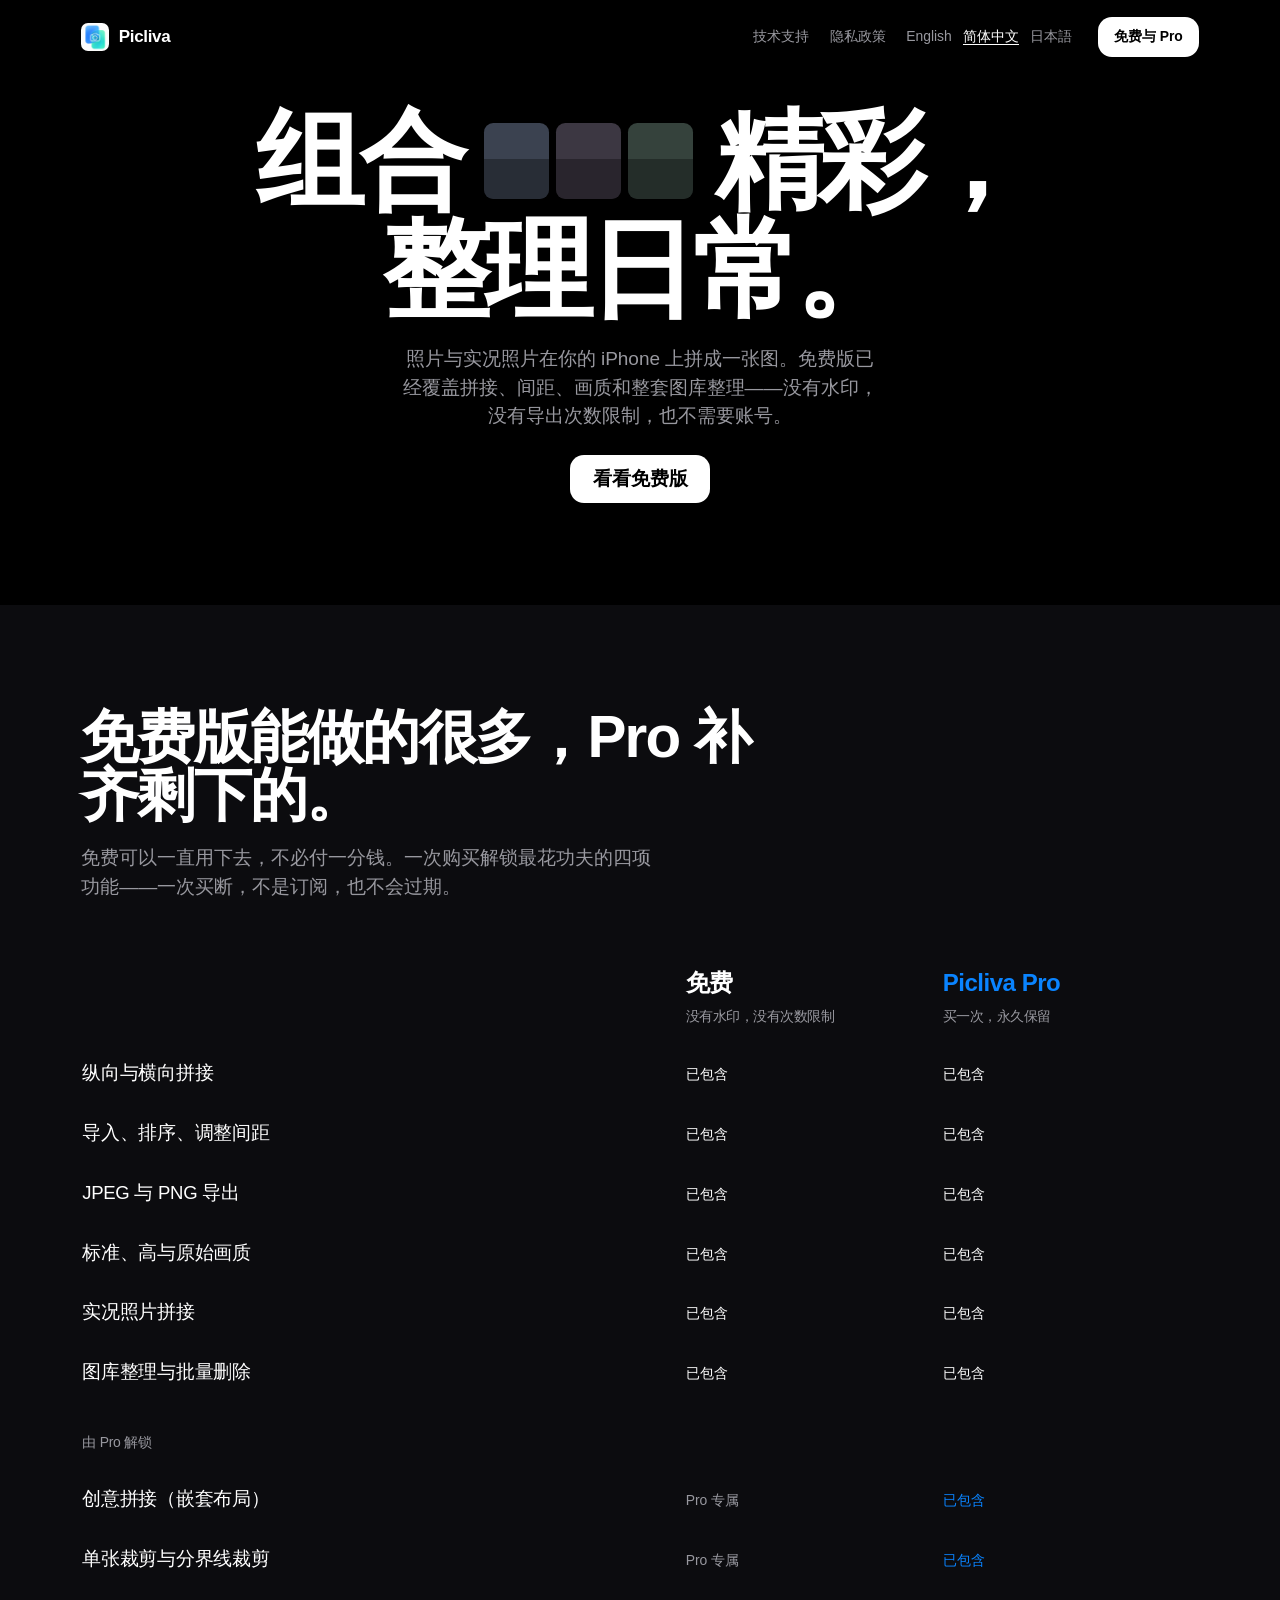
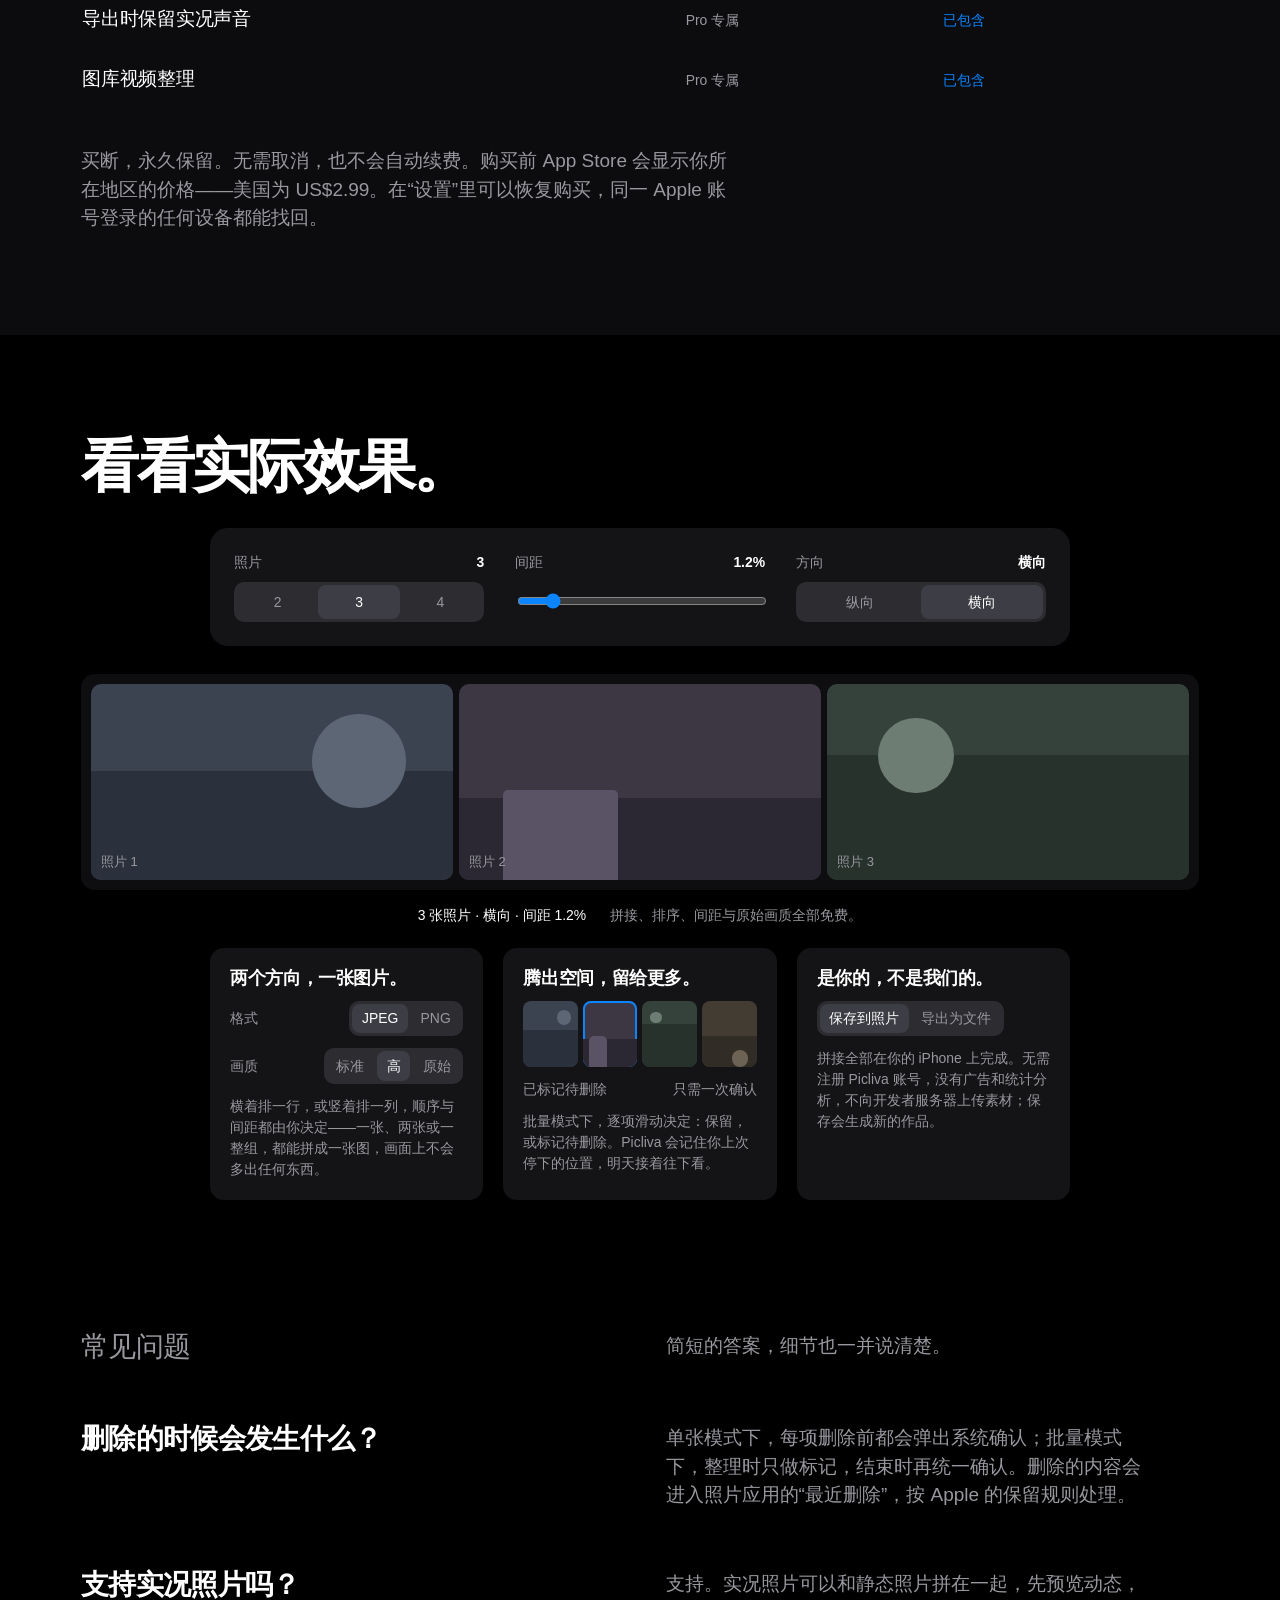
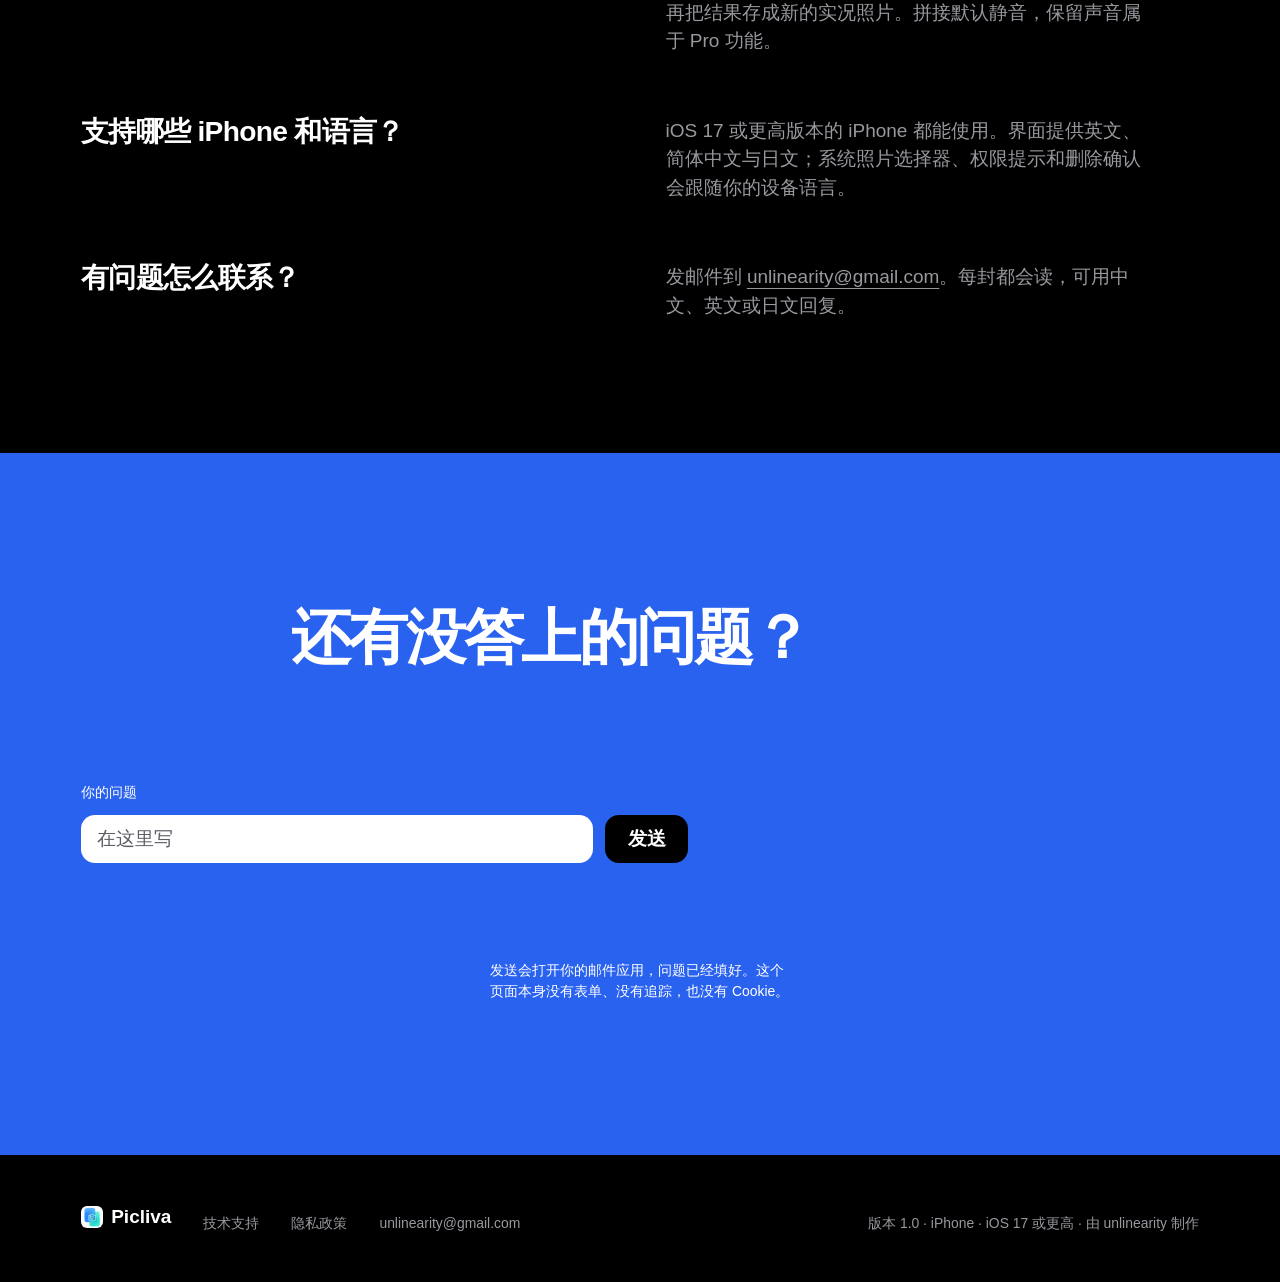
<file: index-zh-hans.html>
<!doctype html>
<html lang="zh-Hans">
<head>
<meta charset="utf-8">
<meta name="viewport" content="width=device-width, initial-scale=1">
<meta name="color-scheme" content="dark">
<meta name="description" content="Picliva 在你的 iPhone 上把照片与实况照片拼成一张图，并帮你整理出需要的空间。免费即可使用，一次购买解锁其余功能。">
<title>Picliva — 组合精彩，整理日常</title>
<link rel="icon" href="assets/picliva.png">
<link rel="preconnect" href="https://api.fontshare.com">
<link rel="preconnect" href="https://cdn.fontshare.com" crossorigin>
<link href="https://api.fontshare.com/v2/css?f[]=general-sans@400,500,600,700&display=swap" rel="stylesheet">
<link rel="stylesheet" href="styles.css">
<script>document.documentElement.className += ' js';</script>
</head>
<body>
<a class="skip" href="#main">跳到正文</a>

<header class="bar">
  <a class="brand" href="index-zh-hans.html"><img src="assets/picliva.png" alt="" width="28" height="28">Picliva</a>
  <div class="barutility">
    <a href="support-zh-hans.html">技术支持</a>
    <a href="privacy-zh-hans.html">隐私政策</a>
    <nav class="langs" aria-label="Language">
      <a lang="en" hreflang="en" href="index.html">English</a>
      <a lang="zh-Hans" hreflang="zh-Hans" href="index-zh-hans.html" aria-current="true">简体中文</a>
      <a lang="ja" hreflang="ja" href="index-ja.html">日本語</a>
    </nav>
  </div>
  <a class="btn small barcta" href="#plans">免费与 Pro</a>
</header>

<main id="main">

  <section class="hero wrap">
    <h1 class="sentence" data-enter>
      <span class="line">组合<span class="strip" data-ui aria-hidden="true"><i></i><i></i><i></i></span>精彩，</span>
      <span class="line">整理日常。</span>
    </h1>
    <p class="sub" data-enter style="--d:90ms">照片与实况照片在你的 iPhone 上拼成一张图。免费版已经覆盖拼接、间距、画质和整套图库整理——没有水印，没有导出次数限制，也不需要账号。</p>
    <p class="act" data-enter style="--d:140ms">
      <a class="btn" href="#plans">看看免费版</a>
    </p>
  </section>

  <section class="plans" id="plans">
   <div class="wrap">
    <h2 data-enter>免费版能做的很多，Pro 补齐剩下的。</h2>
    <p class="introrow" data-enter style="--d:80ms">免费可以一直用下去，不必付一分钱。一次购买解锁最花功夫的四项功能——一次买断，不是订阅，也不会过期。</p>

    <table class="ptable" data-enter style="--d:120ms">
      <colgroup><col class="c1"><col class="c2"><col class="c3"></colgroup>
      <thead>
        <tr>
          <th scope="col">&nbsp;</th>
          <th scope="col" class="free">免费<span class="price">没有水印，没有次数限制</span></th>
          <th scope="col" class="pro">Picliva Pro<span class="price">买一次，永久保留</span></th>
        </tr>
      </thead>
      <tbody>
        <tr><th scope="row">纵向与横向拼接</th><td class="yes" data-plan="免费">已包含</td><td class="yes" data-plan="Pro">已包含</td></tr>
        <tr><th scope="row">导入、排序、调整间距</th><td class="yes" data-plan="免费">已包含</td><td class="yes" data-plan="Pro">已包含</td></tr>
        <tr><th scope="row">JPEG 与 PNG 导出</th><td class="yes" data-plan="免费">已包含</td><td class="yes" data-plan="Pro">已包含</td></tr>
        <tr><th scope="row">标准、高与原始画质</th><td class="yes" data-plan="免费">已包含</td><td class="yes" data-plan="Pro">已包含</td></tr>
        <tr><th scope="row">实况照片拼接</th><td class="yes" data-plan="免费">已包含</td><td class="yes" data-plan="Pro">已包含</td></tr>
        <tr><th scope="row">图库整理与批量删除</th><td class="yes" data-plan="免费">已包含</td><td class="yes" data-plan="Pro">已包含</td></tr>

        <tr class="group"><th scope="colgroup" colspan="3">由 Pro 解锁</th></tr>
        <tr><th scope="row">创意拼接（嵌套布局）</th><td data-plan="免费">Pro 专属</td><td class="pro-only" data-plan="Pro">已包含</td></tr>
        <tr><th scope="row">单张裁剪与分界线裁剪</th><td data-plan="免费">Pro 专属</td><td class="pro-only" data-plan="Pro">已包含</td></tr>
        <tr><th scope="row">导出时保留实况声音</th><td data-plan="免费">Pro 专属</td><td class="pro-only" data-plan="Pro">已包含</td></tr>
        <tr><th scope="row">图库视频整理</th><td data-plan="免费">Pro 专属</td><td class="pro-only" data-plan="Pro">已包含</td></tr>
      </tbody>
    </table>

    <p class="foot" data-enter>买断，永久保留。无需取消，也不会自动续费。购买前 App Store 会显示你所在地区的价格——美国为 US$2.99。在“设置”里可以恢复购买，同一 Apple 账号登录的任何设备都能找回。</p>
   </div>
  </section>

  <section class="work wrap" id="demo">
    <h2 data-enter>看看实际效果。</h2>

    <div class="rail" data-enter style="--d:200ms">
      <div class="ctl" data-enter style="--d:60ms">
        <span class="lab">照片 <b data-out="count">3</b></span>
        <div class="seg" role="group" aria-label="参与拼接的照片数量">
          <button type="button" data-count="2" aria-pressed="false">2</button>
          <button type="button" data-count="3" aria-pressed="true">3</button>
          <button type="button" data-count="4" aria-pressed="false">4</button>
        </div>
      </div>
      <div class="ctl" data-enter style="--d:120ms">
        <span class="lab">间距 <b data-out="gap">1.2%</b></span>
        <input type="range" min="0" max="10" step="0.1" value="1.2" aria-label="照片间距">
      </div>
      <div class="ctl" data-enter style="--d:180ms">
        <span class="lab">方向 <b data-out="dir">横向</b></span>
        <div class="seg" role="group" aria-label="拼接方向">
          <button type="button" data-dir="vertical" aria-pressed="false">纵向</button>
          <button type="button" data-dir="horizontal" aria-pressed="true">横向</button>
        </div>
      </div>
    </div>

    <div class="demo">
      <div class="board" id="board" data-ui data-dir="horizontal" role="img" aria-label="三张照片横向拼成一张，间距由你决定。"></div>
      <div class="boardmeta">
        <span class="live" data-out="live">3 张照片 &#183; 横向 &#183; 间距 1.2%</span>
        <span class="free">拼接、排序、间距与原始画质全部免费。</span>
      </div>

      <div class="flow" data-enter style="--d:240ms">
        <div class="flowcell" data-ui role="img" aria-label="导出设置：JPEG 或 PNG，标准、高或原始画质。">
          <p class="ftitle">两个方向，一张图片。</p>
          <div class="frow"><span>格式</span><span class="chips"><i class="on">JPEG</i><i>PNG</i></span></div>
          <div class="frow"><span>画质</span><span class="chips"><i>标准</i><i class="on">高</i><i>原始</i></span></div>
          <p class="fnote">横着排一行，或竖着排一列，顺序与间距都由你决定——一张、两张或一整组，都能拼成一张图，画面上不会多出任何东西。</p>
        </div>
        <div class="flowcell" data-ui role="img" aria-label="图库批量整理：标记待删除的内容，最后统一进行系统确认。">
          <p class="ftitle">腾出空间，留给更多。</p>
          <div class="fthumbs" aria-hidden="true"><i class="shot"></i><i class="shot v2 marked"></i><i class="shot v3"></i><i class="shot v4"></i></div>
          <div class="frow"><span>已标记待删除</span><span>只需一次确认</span></div>
          <p class="fnote">批量模式下，逐项滑动决定：保留，或标记待删除。Picliva 会记住你上次停下的位置，明天接着往下看。</p>
        </div>
        <div class="flowcell" data-ui role="img" aria-label="保存：保存到照片或导出为文件，始终生成新项目。">
          <p class="ftitle">是你的，不是我们的。</p>
          <div class="frow"><span class="chips"><i class="on">保存到照片</i><i>导出为文件</i></span></div>
          <p class="fnote">拼接全部在你的 iPhone 上完成。无需注册 Picliva 账号，没有广告和统计分析，不向开发者服务器上传素材；保存会生成新的作品。</p>
        </div>
      </div>
    </div>
  </section>

  <section class="faq wrap">
    <div class="faqrow head"><h3 data-enter>常见问题</h3><p data-enter style="--d:60ms">简短的答案，细节也一并说清楚。</p></div>
    <div class="faqrow"><h3 data-enter>删除的时候会发生什么？</h3><p data-enter style="--d:60ms">单张模式下，每项删除前都会弹出系统确认；批量模式下，整理时只做标记，结束时再统一确认。删除的内容会进入照片应用的“最近删除”，按 Apple 的保留规则处理。</p></div>
    <div class="faqrow"><h3 data-enter>支持实况照片吗？</h3><p data-enter style="--d:60ms">支持。实况照片可以和静态照片拼在一起，先预览动态，再把结果存成新的实况照片。拼接默认静音，保留声音属于 Pro 功能。</p></div>
    <div class="faqrow"><h3 data-enter>支持哪些 iPhone 和语言？</h3><p data-enter style="--d:60ms">iOS 17 或更高版本的 iPhone 都能使用。界面提供英文、简体中文与日文；系统照片选择器、权限提示和删除确认会跟随你的设备语言。</p></div>
    <div class="faqrow"><h3 data-enter>有问题怎么联系？</h3><p data-enter style="--d:60ms">发邮件到 <a class="link" href="mailto:unlinearity@gmail.com">unlinearity@gmail.com</a>。每封都会读，可用中文、英文或日文回复。</p></div>
  </section>

  <section class="ask" id="ask">
    <div class="in">
      <p class="closing" data-enter>还有没答上的问题？</p>
      <form class="askform" id="askform">
        <label for="q">你的问题</label>
        <input id="q" type="text" placeholder="在这里写" autocomplete="off">
        <button type="submit" class="btn">发送</button>
      </form>
      <p class="hint" data-enter style="--d:80ms">发送会打开你的邮件应用，问题已经填好。这个页面本身没有表单、没有追踪，也没有 Cookie。</p>
    </div>
  </section>

</main>

<footer>
  <div class="in">
    <span class="brandline"><img src="assets/picliva.png" alt="" width="22" height="22">Picliva</span>
    <a href="support-zh-hans.html">技术支持</a>
    <a href="privacy-zh-hans.html">隐私政策</a>
    <a href="mailto:unlinearity@gmail.com">unlinearity@gmail.com</a>
    <p class="sp">版本 1.0 &#183; iPhone &#183; iOS 17 或更高 &#183; 由 unlinearity 制作</p>
  </div>
</footer>

<script>
(function () {
  var strip = document.querySelector('.strip');
  var board = document.getElementById('board');
  var out = {
    count: document.querySelector('[data-out="count"]'),
    gap: document.querySelector('[data-out="gap"]'),
    dir: document.querySelector('[data-out="dir"]'),
    live: document.querySelector('[data-out="live"]')
  };
  var state = { count: 3, gap: 1.2, dir: 'horizontal' };
  var DIR = { horizontal: '横向', vertical: '纵向' };
  var PHOTO = '\u7167\u7247 ';

  function tile(index) {
    var s = document.createElement('span');
    s.className = 'slot shot v' + (index % 4 + 1);
    var n = document.createElement('span');
    n.className = 'sn';
    s.appendChild(n);
    return s;
  }

  function render() {
    while (board.children.length > state.count) board.removeChild(board.lastChild);
    while (board.children.length < state.count) board.appendChild(tile(board.children.length));
    for (var i = 0; i < board.children.length; i++) {
      var label = board.children[i].querySelector('.sn');
      if (label) label.textContent = state.count > 1 ? PHOTO + (i + 1) : PHOTO;
    }
    board.setAttribute('data-dir', state.dir);
    board.style.setProperty('--board-gap', (2 + state.gap * 4).toFixed(1) + 'px');
    strip.style.setProperty('--gapem', (0.05 + state.gap * 0.015).toFixed(3) + 'em');
    if (out.count) out.count.textContent = String(state.count);
    if (out.gap) out.gap.textContent = state.gap.toFixed(1) + '%';
    if (out.dir) out.dir.textContent = DIR[state.dir];
    if (out.live) out.live.textContent = state.count + ' \u5f20\u7167\u7247 \u00b7 ' + DIR[state.dir] + ' \u00b7 \u95f4\u8ddd ' + state.gap.toFixed(1) + '%';
    document.querySelectorAll('[data-count]').forEach(function (b) {
      b.setAttribute('aria-pressed', b.dataset.count === String(state.count) ? 'true' : 'false');
    });
    document.querySelectorAll('[data-dir]').forEach(function (b) {
      if (b.hasAttribute('aria-pressed')) b.setAttribute('aria-pressed', b.dataset.dir === state.dir ? 'true' : 'false');
    });
  }

  document.querySelectorAll('[data-count]').forEach(function (b) {
    b.addEventListener('click', function () { state.count = Number(b.dataset.count); render(); });
  });
  document.querySelectorAll('.seg [data-dir]').forEach(function (b) {
    b.addEventListener('click', function () { state.dir = b.dataset.dir; render(); });
  });
  var range = document.querySelector('input[type="range"]');
  if (range) range.addEventListener('input', function () { state.gap = Number(range.value); render(); });
  render();

  var items = document.querySelectorAll('[data-enter], .sentence');
  if (!('IntersectionObserver' in window)) {
    items.forEach(function (el) { el.classList.add('in'); });
  } else {
    var io = new IntersectionObserver(function (entries) {
      entries.forEach(function (e) {
        if (e.isIntersecting) { e.target.classList.add('in'); io.unobserve(e.target); }
      });
    }, { rootMargin: '0px 0px -10% 0px', threshold: 0.1 });
    items.forEach(function (el) { io.observe(el); });
  }

  var form = document.getElementById('askform');
  if (form) form.addEventListener('submit', function (e) {
    e.preventDefault();
    var q = document.getElementById('q').value.trim();
    var subject = encodeURIComponent('Picliva\uff1a' + (q || '\u4e00\u4e2a\u95ee\u9898'));
    var body = encodeURIComponent(q ? q + '\n\n\uff08\u9644\u4e0a\u5e94\u7528\u7248\u672c\u3001iOS \u7248\u672c\u548c\u8bbe\u5907\u578b\u53f7\uff0c\u6211\u4eec\u80fd\u66f4\u5feb\u56de\u590d\u3002\uff09' : '');
    window.location.href = 'mailto:unlinearity@gmail.com?subject=' + subject + '&body=' + body;
  });
})();
</script>
</body>
</html>
</file>
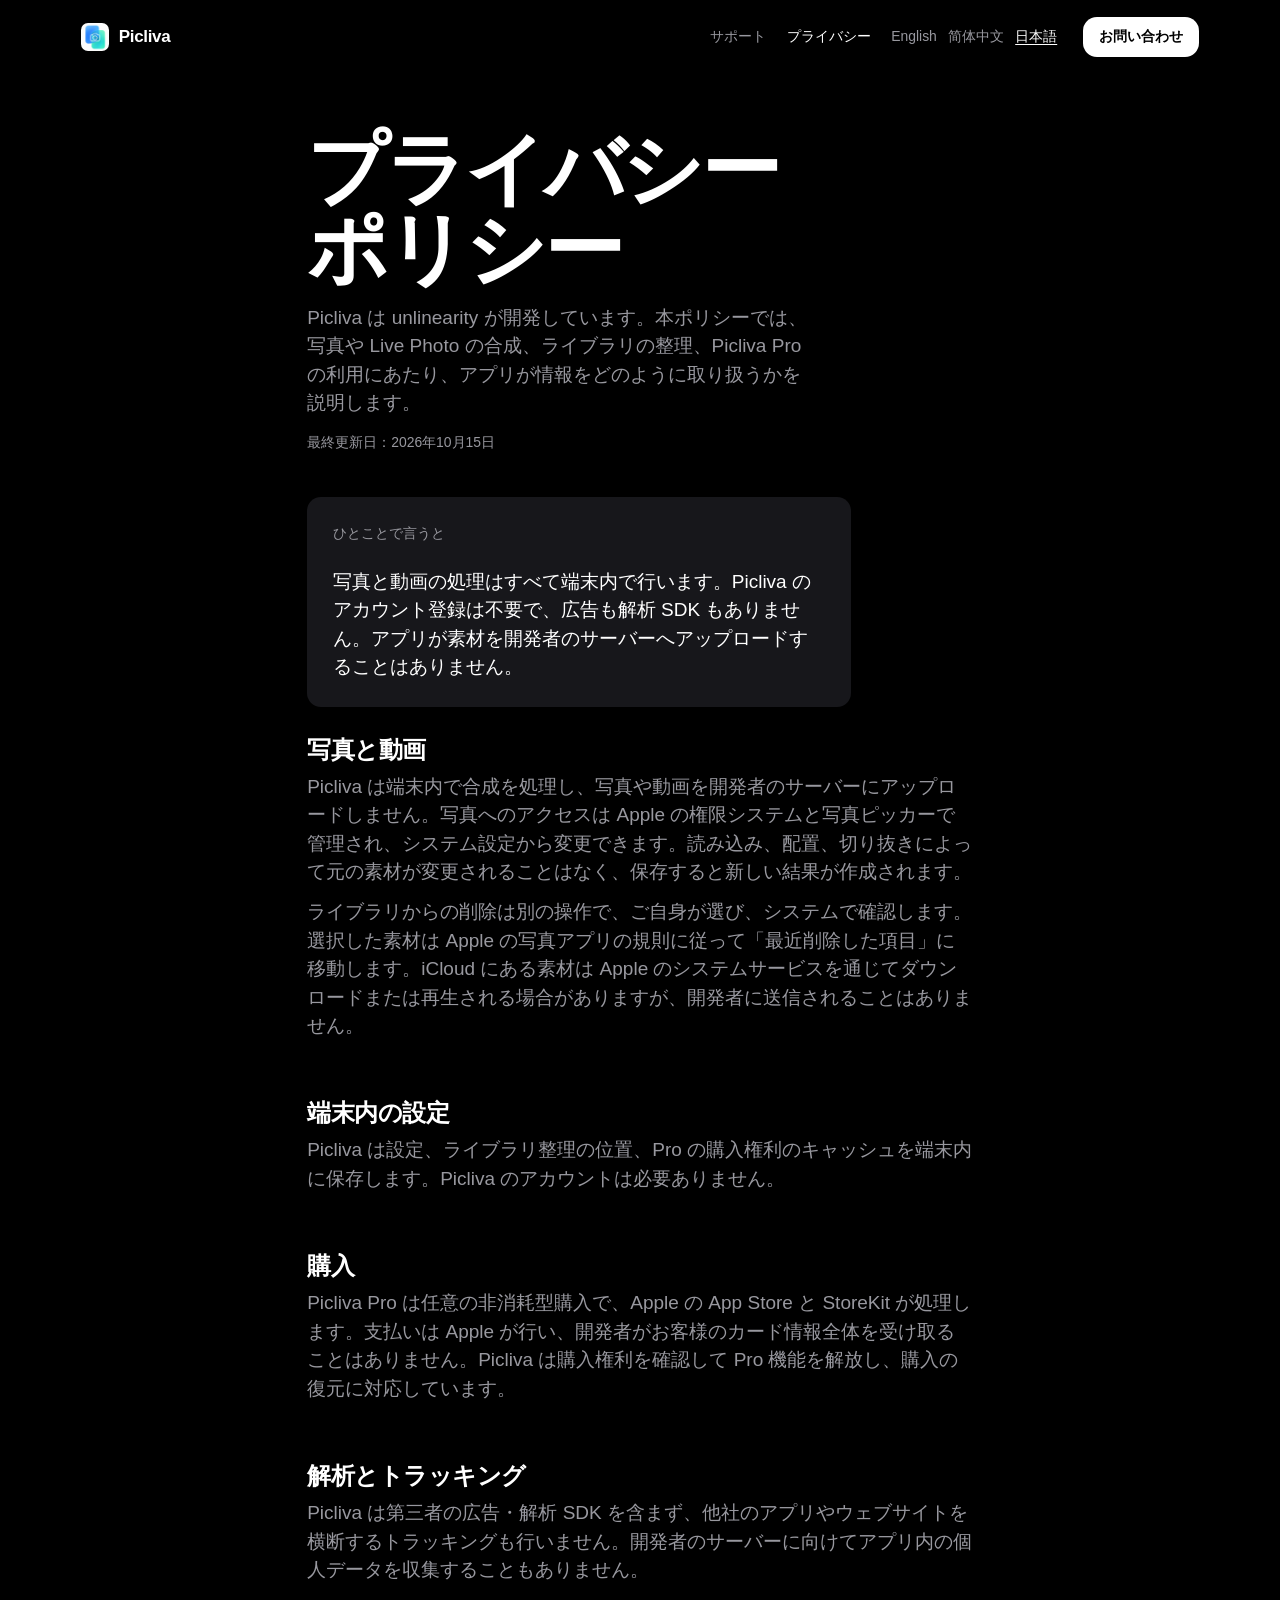
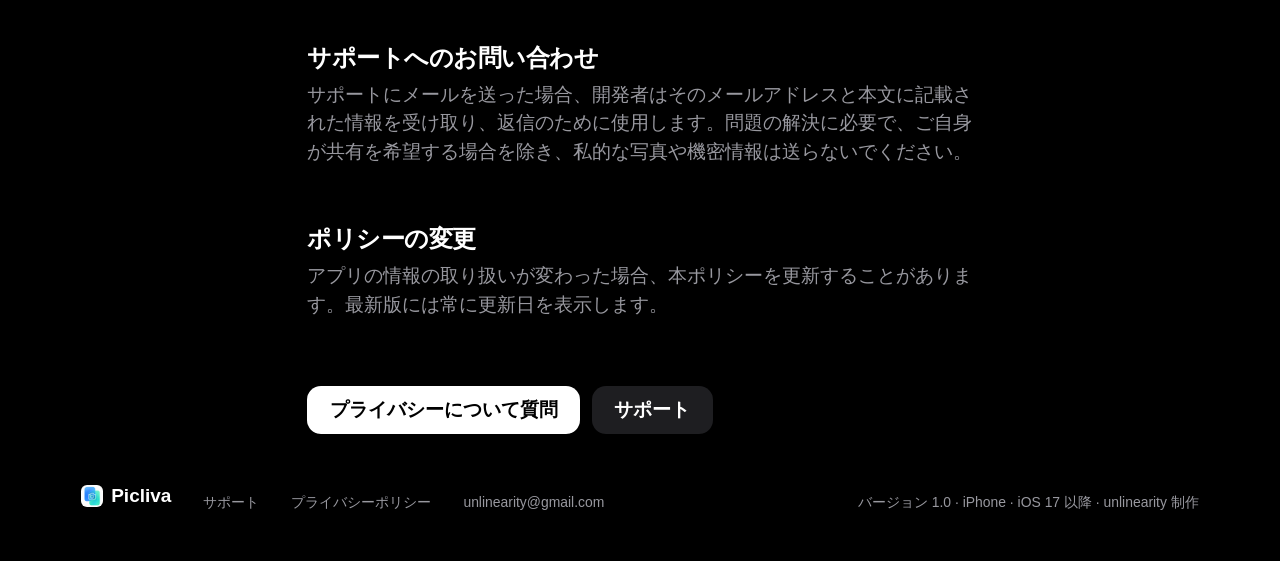
<file: privacy-ja.html>
<!doctype html>
<html lang="ja">
<head>
<meta charset="utf-8">
<meta name="viewport" content="width=device-width, initial-scale=1">
<meta name="color-scheme" content="dark">
<meta name="description" content="写真、設定、購入情報の取り扱いについて。">
<title>プライバシーポリシー · Picliva</title>
<link rel="icon" href="assets/picliva.png">
<link rel="preconnect" href="https://api.fontshare.com">
<link rel="preconnect" href="https://cdn.fontshare.com" crossorigin>
<link href="https://api.fontshare.com/v2/css?f[]=general-sans@400,500,600,700&display=swap" rel="stylesheet">
<link rel="stylesheet" href="styles.css">
</head>
<body>
<a class="skip" href="#main">本文へ移動</a>

<header class="bar">
  <a class="brand" href="index-ja.html"><img src="assets/picliva.png" alt="" width="28" height="28">Picliva</a>
  <div class="barutility">
    <a href="support-ja.html">サポート</a>
    <a href="privacy-ja.html" aria-current="page">プライバシー</a>
    <nav class="langs" aria-label="Language">
      <a lang="en" hreflang="en" href="privacy.html">English</a>
      <a lang="zh-Hans" hreflang="zh-Hans" href="privacy-zh-hans.html">简体中文</a>
      <a lang="ja" hreflang="ja" href="privacy-ja.html" aria-current="true">日本語</a>
    </nav>
  </div>
  <a class="btn small barcta" href="mailto:unlinearity@gmail.com?subject=Picliva%20%E3%83%97%E3%83%A9%E3%82%A4%E3%83%90%E3%82%B7%E3%83%BC">お問い合わせ</a>
</header>

<main id="main">
  <div class="doc">
    <header class="intro">
      <h1>プライバシー<br>ポリシー</h1>
      <p>Picliva は unlinearity が開発しています。本ポリシーでは、写真や Live Photo の合成、ライブラリの整理、Picliva Pro の利用にあたり、アプリが情報をどのように取り扱うかを説明します。</p>
      <p class="date">最終更新日：2026年10月15日</p>
    </header>

    <div class="panel">
      <p class="ptitle">ひとことで言うと</p>
      <p>写真と動画の処理はすべて端末内で行います。Picliva のアカウント登録は不要で、広告も解析 SDK もありません。アプリが素材を開発者のサーバーへアップロードすることはありません。</p>
    </div>

    <section>
      <h2>写真と動画</h2>
      <p>Picliva は端末内で合成を処理し、写真や動画を開発者のサーバーにアップロードしません。写真へのアクセスは Apple の権限システムと写真ピッカーで管理され、システム設定から変更できます。読み込み、配置、切り抜きによって元の素材が変更されることはなく、保存すると新しい結果が作成されます。</p>
      <p>ライブラリからの削除は別の操作で、ご自身が選び、システムで確認します。選択した素材は Apple の写真アプリの規則に従って「最近削除した項目」に移動します。iCloud にある素材は Apple のシステムサービスを通じてダウンロードまたは再生される場合がありますが、開発者に送信されることはありません。</p>
    </section>

    <section>
      <h2>端末内の設定</h2>
      <p>Picliva は設定、ライブラリ整理の位置、Pro の購入権利のキャッシュを端末内に保存します。Picliva のアカウントは必要ありません。</p>
    </section>

    <section>
      <h2>購入</h2>
      <p>Picliva Pro は任意の非消耗型購入で、Apple の App Store と StoreKit が処理します。支払いは Apple が行い、開発者がお客様のカード情報全体を受け取ることはありません。Picliva は購入権利を確認して Pro 機能を解放し、購入の復元に対応しています。</p>
    </section>

    <section>
      <h2>解析とトラッキング</h2>
      <p>Picliva は第三者の広告・解析 SDK を含まず、他社のアプリやウェブサイトを横断するトラッキングも行いません。開発者のサーバーに向けてアプリ内の個人データを収集することもありません。</p>
    </section>

    <section>
      <h2>サポートへのお問い合わせ</h2>
      <p>サポートにメールを送った場合、開発者はそのメールアドレスと本文に記載された情報を受け取り、返信のために使用します。問題の解決に必要で、ご自身が共有を希望する場合を除き、私的な写真や機密情報は送らないでください。</p>
    </section>

    <section>
      <h2>ポリシーの変更</h2>
      <p>アプリの情報の取り扱いが変わった場合、本ポリシーを更新することがあります。最新版には常に更新日を表示します。</p>
    </section>

    <p class="cta">
      <a class="btn" href="mailto:unlinearity@gmail.com?subject=Picliva%20%E3%83%97%E3%83%A9%E3%82%A4%E3%83%90%E3%82%B7%E3%83%BC">プライバシーについて質問</a>
      <a class="btn alt" href="support-ja.html">サポート</a>
    </p>
  </div>
</main>

<footer>
  <div class="in">
    <span class="brandline"><img src="assets/picliva.png" alt="" width="22" height="22">Picliva</span>
    <a href="support-ja.html">サポート</a>
    <a href="privacy-ja.html">プライバシーポリシー</a>
    <a href="mailto:unlinearity@gmail.com">unlinearity@gmail.com</a>
    <p class="sp">バージョン 1.0 &#183; iPhone &#183; iOS 17 以降 &#183; unlinearity 制作</p>
  </div>
</footer>
</body>
</html>
</file>
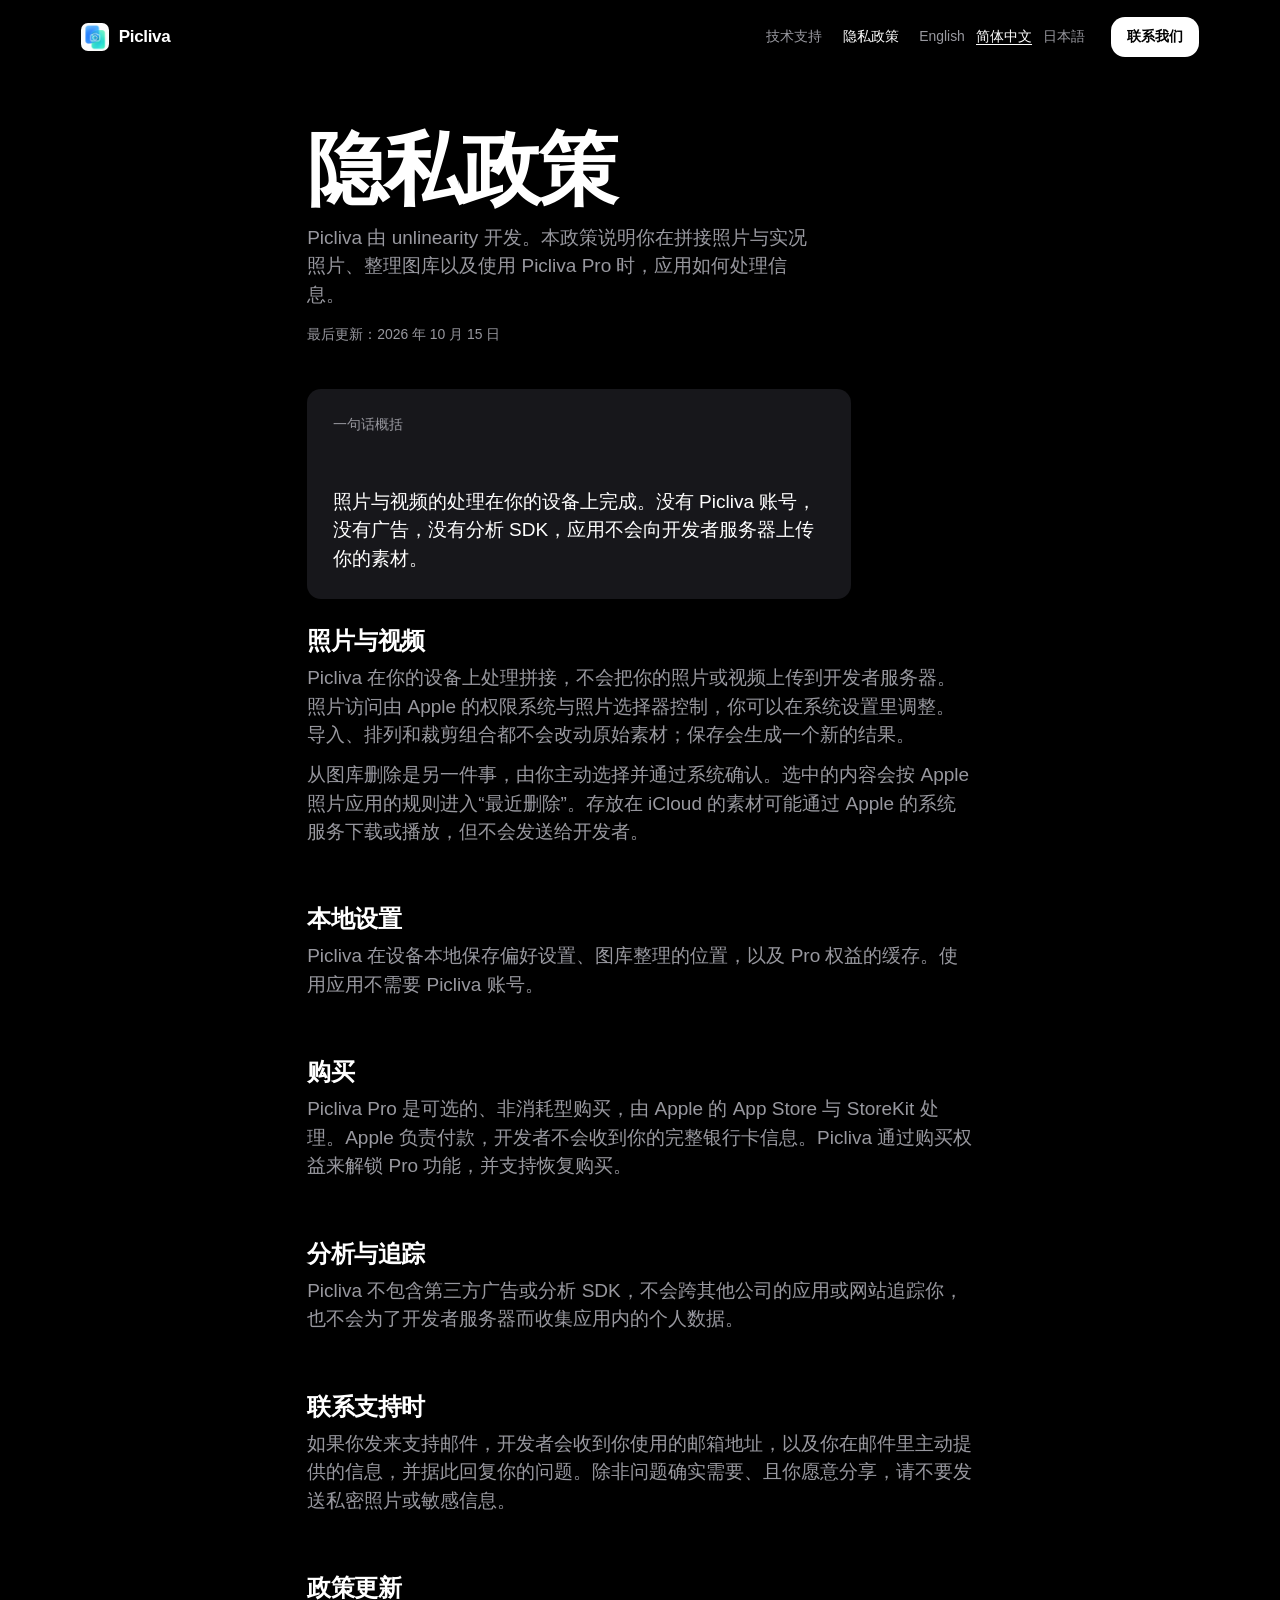
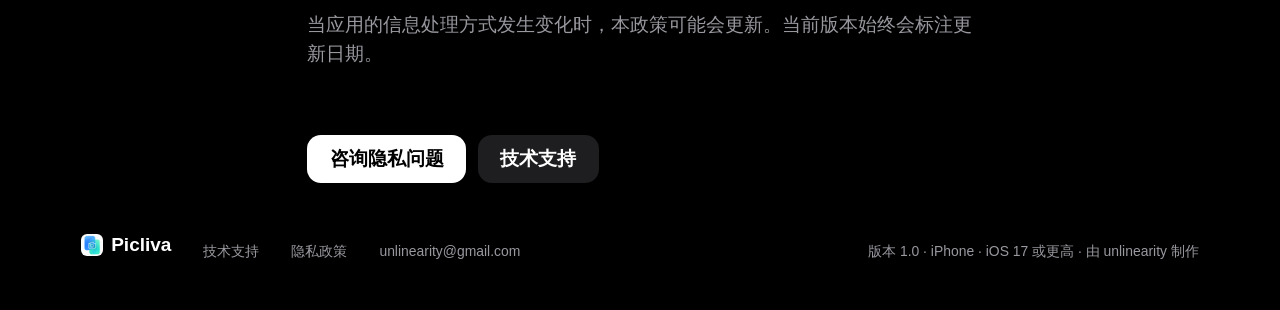
<file: privacy-zh-hans.html>
<!doctype html>
<html lang="zh-Hans">
<head>
<meta charset="utf-8">
<meta name="viewport" content="width=device-width, initial-scale=1">
<meta name="color-scheme" content="dark">
<meta name="description" content="Picliva 如何处理你的照片、本地设置和购买。">
<title>隐私政策 · Picliva</title>
<link rel="icon" href="assets/picliva.png">
<link rel="preconnect" href="https://api.fontshare.com">
<link rel="preconnect" href="https://cdn.fontshare.com" crossorigin>
<link href="https://api.fontshare.com/v2/css?f[]=general-sans@400,500,600,700&display=swap" rel="stylesheet">
<link rel="stylesheet" href="styles.css">
</head>
<body>
<a class="skip" href="#main">跳到正文</a>

<header class="bar">
  <a class="brand" href="index-zh-hans.html"><img src="assets/picliva.png" alt="" width="28" height="28">Picliva</a>
  <div class="barutility">
    <a href="support-zh-hans.html">技术支持</a>
    <a href="privacy-zh-hans.html" aria-current="page">隐私政策</a>
    <nav class="langs" aria-label="Language">
      <a lang="en" hreflang="en" href="privacy.html">English</a>
      <a lang="zh-Hans" hreflang="zh-Hans" href="privacy-zh-hans.html" aria-current="true">简体中文</a>
      <a lang="ja" hreflang="ja" href="privacy-ja.html">日本語</a>
    </nav>
  </div>
  <a class="btn small barcta" href="mailto:unlinearity@gmail.com?subject=Picliva%20%E9%9A%90%E7%A7%81">联系我们</a>
</header>

<main id="main">
  <div class="doc">
    <header class="intro">
      <h1>隐私政策</h1>
      <p>Picliva 由 unlinearity 开发。本政策说明你在拼接照片与实况照片、整理图库以及使用 Picliva Pro 时，应用如何处理信息。</p>
      <p class="date">最后更新：2026 年 10 月 15 日</p>
    </header>

    <div class="panel">
      <p class="ptitle">一句话概括</p>
      <p>照片与视频的处理在你的设备上完成。没有 Picliva 账号，没有广告，没有分析 SDK，应用不会向开发者服务器上传你的素材。</p>
    </div>

    <section>
      <h2>照片与视频</h2>
      <p>Picliva 在你的设备上处理拼接，不会把你的照片或视频上传到开发者服务器。照片访问由 Apple 的权限系统与照片选择器控制，你可以在系统设置里调整。导入、排列和裁剪组合都不会改动原始素材；保存会生成一个新的结果。</p>
      <p>从图库删除是另一件事，由你主动选择并通过系统确认。选中的内容会按 Apple 照片应用的规则进入“最近删除”。存放在 iCloud 的素材可能通过 Apple 的系统服务下载或播放，但不会发送给开发者。</p>
    </section>

    <section>
      <h2>本地设置</h2>
      <p>Picliva 在设备本地保存偏好设置、图库整理的位置，以及 Pro 权益的缓存。使用应用不需要 Picliva 账号。</p>
    </section>

    <section>
      <h2>购买</h2>
      <p>Picliva Pro 是可选的、非消耗型购买，由 Apple 的 App Store 与 StoreKit 处理。Apple 负责付款，开发者不会收到你的完整银行卡信息。Picliva 通过购买权益来解锁 Pro 功能，并支持恢复购买。</p>
    </section>

    <section>
      <h2>分析与追踪</h2>
      <p>Picliva 不包含第三方广告或分析 SDK，不会跨其他公司的应用或网站追踪你，也不会为了开发者服务器而收集应用内的个人数据。</p>
    </section>

    <section>
      <h2>联系支持时</h2>
      <p>如果你发来支持邮件，开发者会收到你使用的邮箱地址，以及你在邮件里主动提供的信息，并据此回复你的问题。除非问题确实需要、且你愿意分享，请不要发送私密照片或敏感信息。</p>
    </section>

    <section>
      <h2>政策更新</h2>
      <p>当应用的信息处理方式发生变化时，本政策可能会更新。当前版本始终会标注更新日期。</p>
    </section>

    <p class="cta">
      <a class="btn" href="mailto:unlinearity@gmail.com?subject=Picliva%20%E9%9A%90%E7%A7%81">咨询隐私问题</a>
      <a class="btn alt" href="support-zh-hans.html">技术支持</a>
    </p>
  </div>
</main>

<footer>
  <div class="in">
    <span class="brandline"><img src="assets/picliva.png" alt="" width="22" height="22">Picliva</span>
    <a href="support-zh-hans.html">技术支持</a>
    <a href="privacy-zh-hans.html">隐私政策</a>
    <a href="mailto:unlinearity@gmail.com">unlinearity@gmail.com</a>
    <p class="sp">版本 1.0 &#183; iPhone &#183; iOS 17 或更高 &#183; 由 unlinearity 制作</p>
  </div>
</footer>
</body>
</html>
</file>
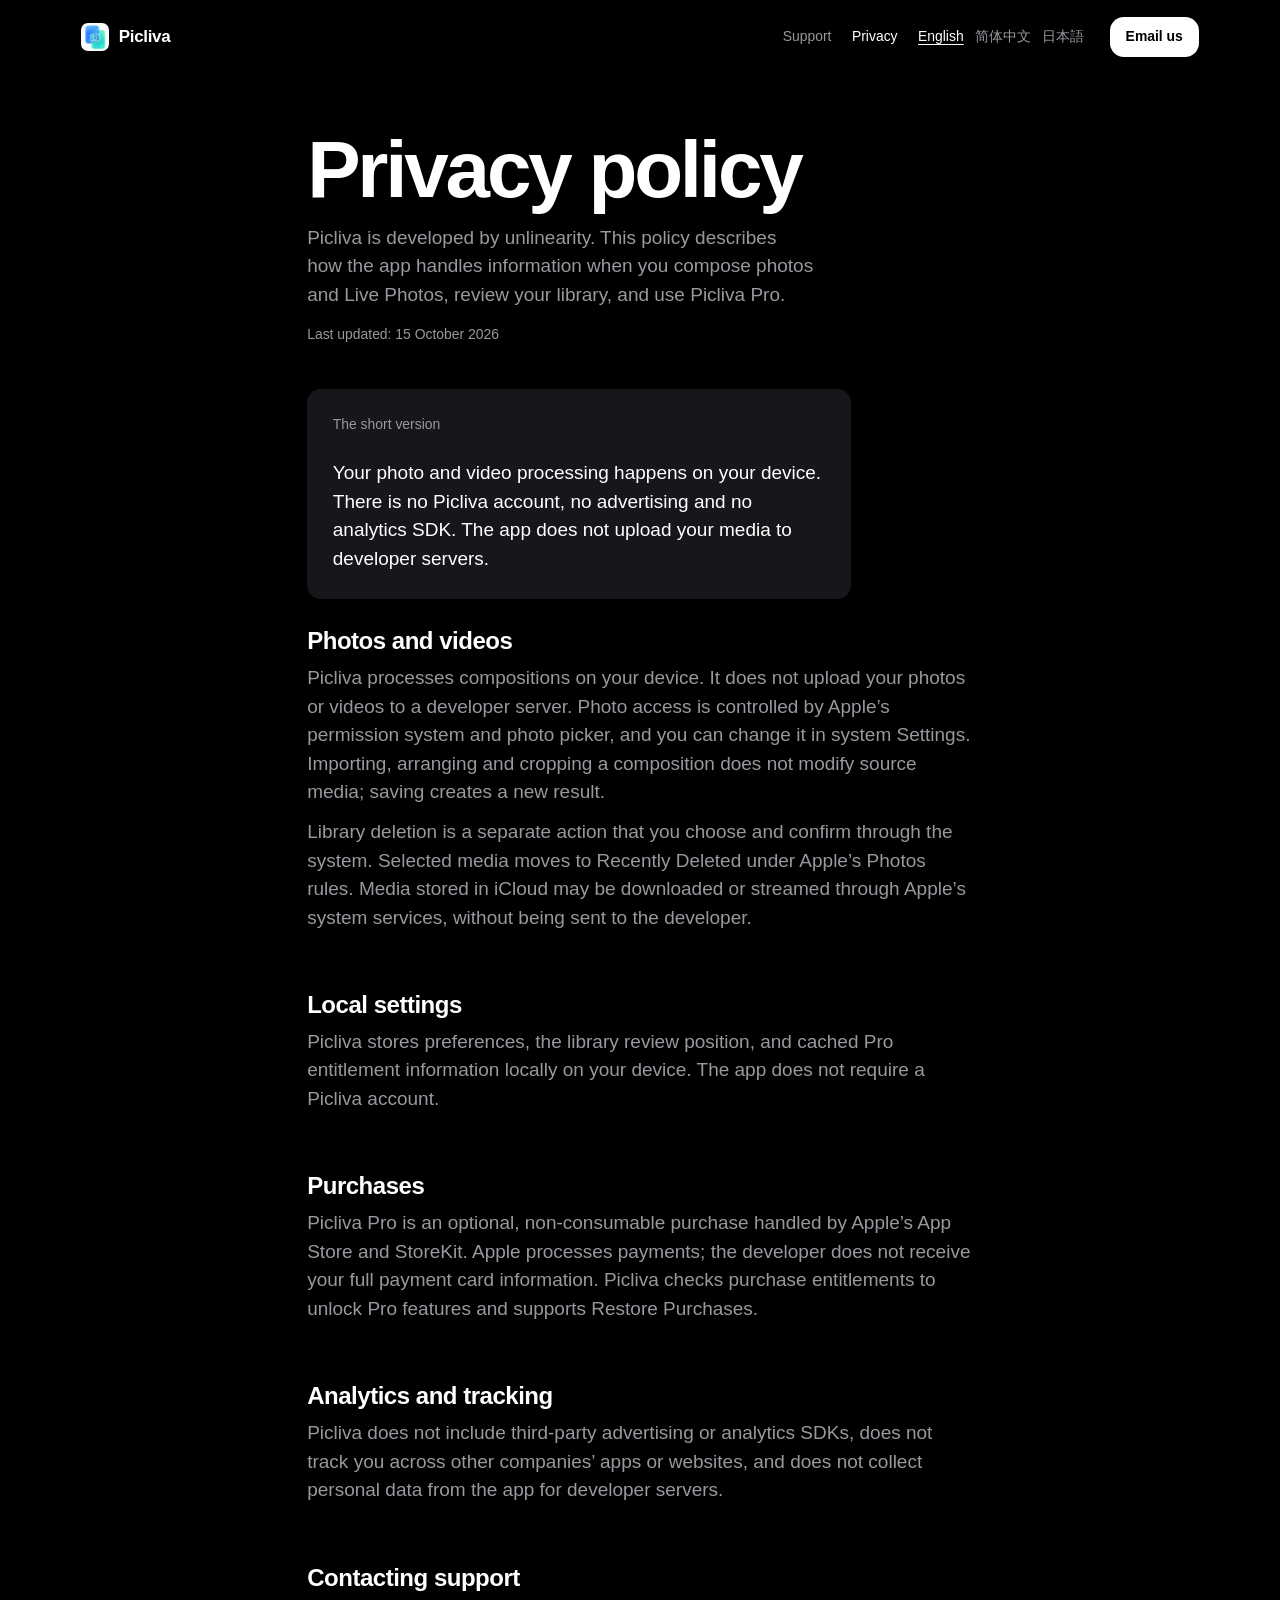
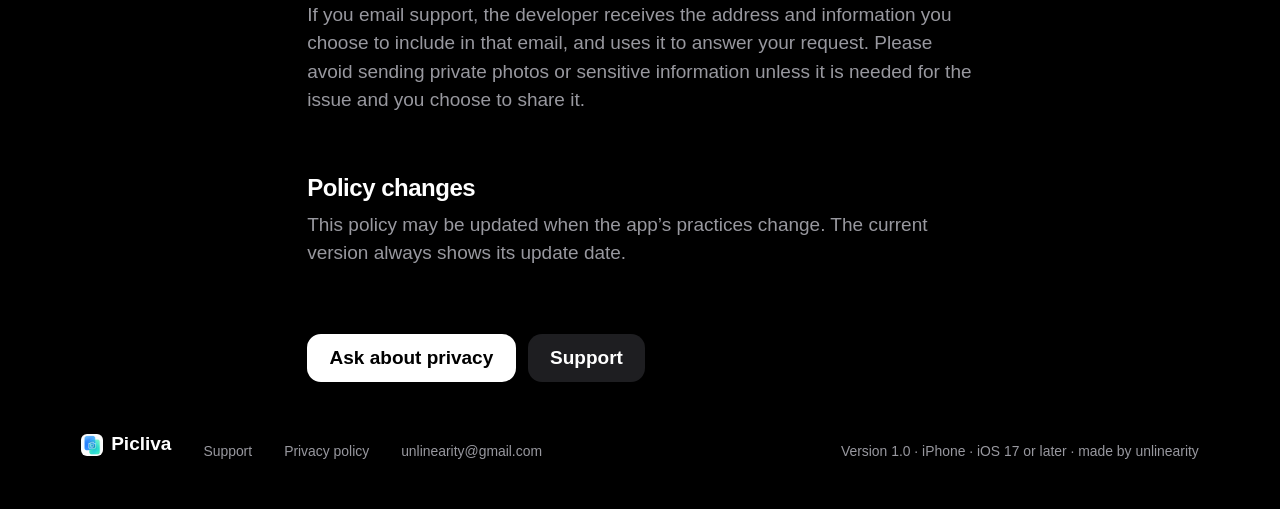
<file: privacy.html>
<!doctype html>
<html lang="en">
<head>
<meta charset="utf-8">
<meta name="viewport" content="width=device-width, initial-scale=1">
<meta name="color-scheme" content="dark">
<meta name="description" content="How Picliva handles your photos, settings and purchases.">
<title>Privacy policy · Picliva</title>
<link rel="icon" href="assets/picliva.png">
<link rel="preconnect" href="https://api.fontshare.com">
<link rel="preconnect" href="https://cdn.fontshare.com" crossorigin>
<link href="https://api.fontshare.com/v2/css?f[]=general-sans@400,500,600,700&display=swap" rel="stylesheet">
<link rel="stylesheet" href="styles.css">
</head>
<body>
<a class="skip" href="#main">Skip to content</a>

<header class="bar">
  <a class="brand" href="index.html"><img src="assets/picliva.png" alt="" width="28" height="28">Picliva</a>
  <div class="barutility">
    <a href="support.html">Support</a>
    <a href="privacy.html" aria-current="page">Privacy</a>
    <nav class="langs" aria-label="Language">
      <a lang="en" hreflang="en" href="privacy.html" aria-current="true">English</a>
      <a lang="zh-Hans" hreflang="zh-Hans" href="privacy-zh-hans.html">&#31616;&#20307;&#20013;&#25991;</a>
      <a lang="ja" hreflang="ja" href="privacy-ja.html">&#26085;&#26412;&#35486;</a>
    </nav>
  </div>
  <a class="btn small barcta" href="mailto:unlinearity@gmail.com?subject=Picliva%20Privacy">Email us</a>
</header>

<main id="main">
  <div class="doc">
    <header class="intro">
      <h1>Privacy policy</h1>
      <p>Picliva is developed by unlinearity. This policy describes how the app handles information when you compose photos and Live Photos, review your library, and use Picliva Pro.</p>
      <p class="date">Last updated: 15 October 2026</p>
    </header>

    <div class="panel">
      <p class="ptitle">The short version</p>
      <p>Your photo and video processing happens on your device. There is no Picliva account, no advertising and no analytics SDK. The app does not upload your media to developer servers.</p>
    </div>

    <section>
      <h2>Photos and videos</h2>
      <p>Picliva processes compositions on your device. It does not upload your photos or videos to a developer server. Photo access is controlled by Apple&#8217;s permission system and photo picker, and you can change it in system Settings. Importing, arranging and cropping a composition does not modify source media; saving creates a new result.</p>
      <p>Library deletion is a separate action that you choose and confirm through the system. Selected media moves to Recently Deleted under Apple&#8217;s Photos rules. Media stored in iCloud may be downloaded or streamed through Apple&#8217;s system services, without being sent to the developer.</p>
    </section>

    <section>
      <h2>Local settings</h2>
      <p>Picliva stores preferences, the library review position, and cached Pro entitlement information locally on your device. The app does not require a Picliva account.</p>
    </section>

    <section>
      <h2>Purchases</h2>
      <p>Picliva Pro is an optional, non-consumable purchase handled by Apple&#8217;s App Store and StoreKit. Apple processes payments; the developer does not receive your full payment card information. Picliva checks purchase entitlements to unlock Pro features and supports Restore Purchases.</p>
    </section>

    <section>
      <h2>Analytics and tracking</h2>
      <p>Picliva does not include third-party advertising or analytics SDKs, does not track you across other companies&#8217; apps or websites, and does not collect personal data from the app for developer servers.</p>
    </section>

    <section>
      <h2>Contacting support</h2>
      <p>If you email support, the developer receives the address and information you choose to include in that email, and uses it to answer your request. Please avoid sending private photos or sensitive information unless it is needed for the issue and you choose to share it.</p>
    </section>

    <section>
      <h2>Policy changes</h2>
      <p>This policy may be updated when the app&#8217;s practices change. The current version always shows its update date.</p>
    </section>

    <p class="cta">
      <a class="btn" href="mailto:unlinearity@gmail.com?subject=Picliva%20Privacy">Ask about privacy</a>
      <a class="btn alt" href="support.html">Support</a>
    </p>
  </div>
</main>

<footer>
  <div class="in">
    <span class="brandline"><img src="assets/picliva.png" alt="" width="22" height="22">Picliva</span>
    <a href="support.html">Support</a>
    <a href="privacy.html">Privacy policy</a>
    <a href="mailto:unlinearity@gmail.com">unlinearity@gmail.com</a>
    <p class="sp">Version 1.0 &#183; iPhone &#183; iOS 17 or later &#183; made by unlinearity</p>
  </div>
</footer>
</body>
</html>
</file>
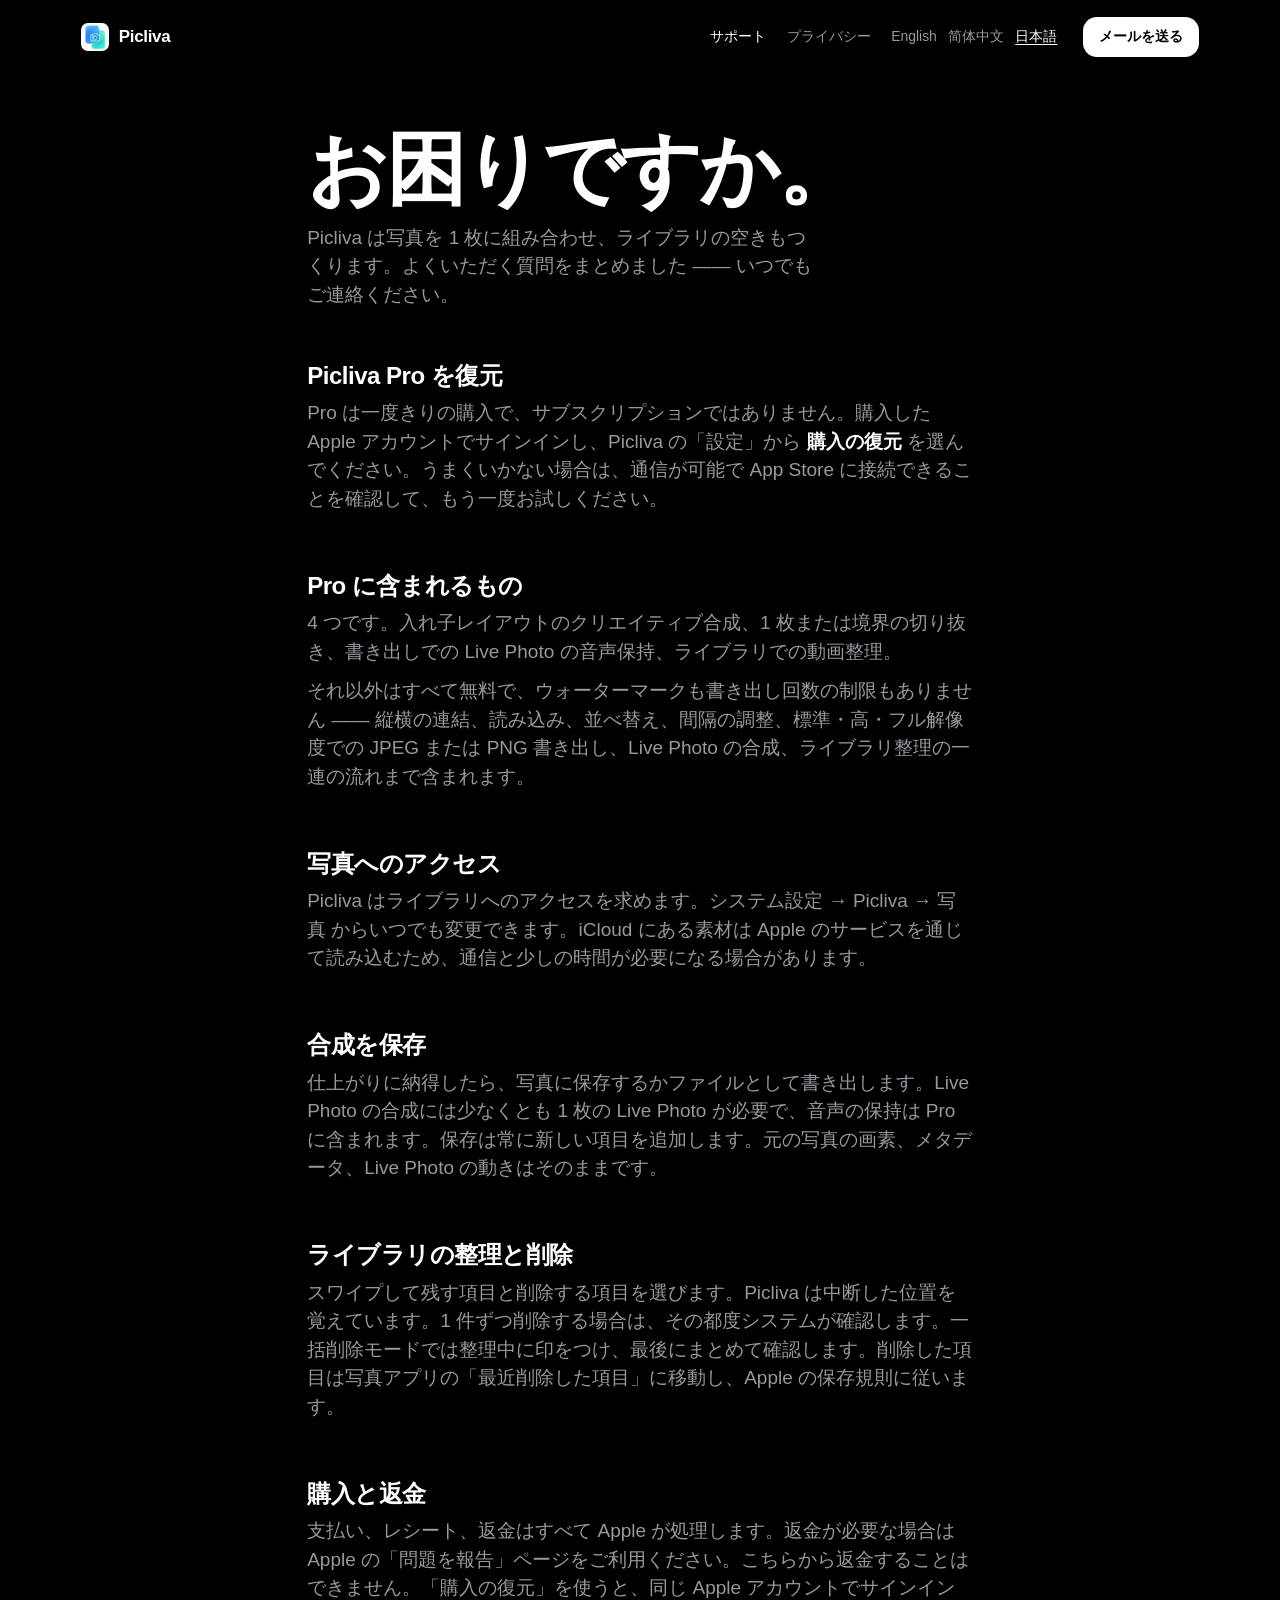
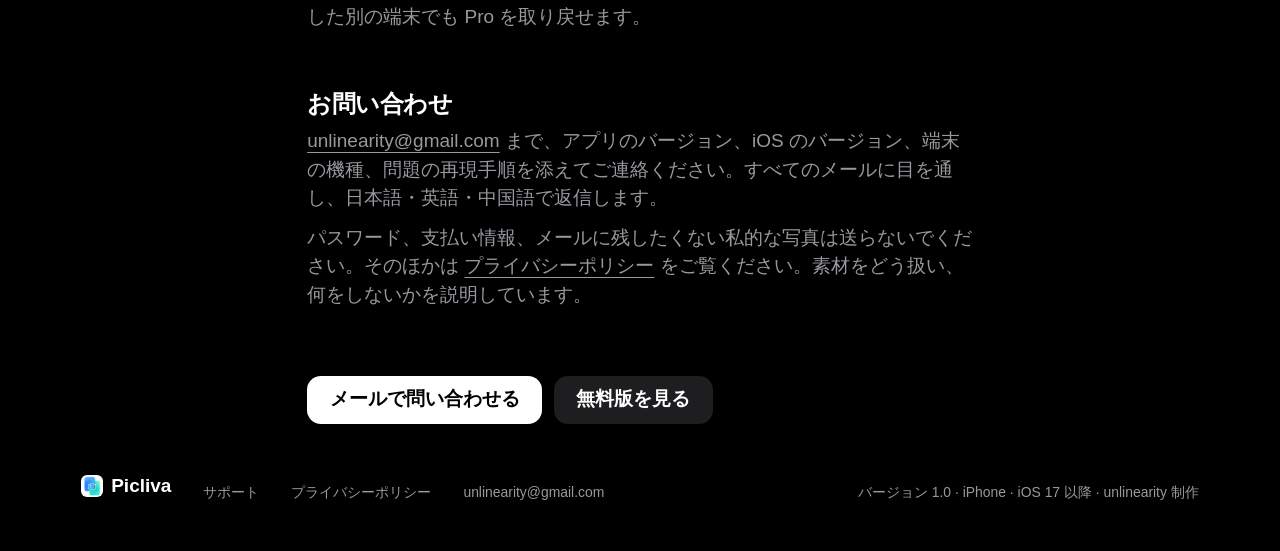
<file: support-ja.html>
<!doctype html>
<html lang="ja">
<head>
<meta charset="utf-8">
<meta name="viewport" content="width=device-width, initial-scale=1">
<meta name="color-scheme" content="dark">
<meta name="description" content="合成、保存、Picliva Pro に関するよくある質問と、お問い合わせ方法。">
<title>サポート · Picliva</title>
<link rel="icon" href="assets/picliva.png">
<link rel="preconnect" href="https://api.fontshare.com">
<link rel="preconnect" href="https://cdn.fontshare.com" crossorigin>
<link href="https://api.fontshare.com/v2/css?f[]=general-sans@400,500,600,700&display=swap" rel="stylesheet">
<link rel="stylesheet" href="styles.css">
</head>
<body>
<a class="skip" href="#main">本文へ移動</a>

<header class="bar">
  <a class="brand" href="index-ja.html"><img src="assets/picliva.png" alt="" width="28" height="28">Picliva</a>
  <div class="barutility">
    <a href="support-ja.html" aria-current="page">サポート</a>
    <a href="privacy-ja.html">プライバシー</a>
    <nav class="langs" aria-label="Language">
      <a lang="en" hreflang="en" href="support.html">English</a>
      <a lang="zh-Hans" hreflang="zh-Hans" href="support-zh-hans.html">简体中文</a>
      <a lang="ja" hreflang="ja" href="support-ja.html" aria-current="true">日本語</a>
    </nav>
  </div>
  <a class="btn small barcta" href="mailto:unlinearity@gmail.com?subject=Picliva%20%E3%82%B5%E3%83%9D%E3%83%BC%E3%83%88">メールを送る</a>
</header>

<main id="main">
  <div class="doc">
    <header class="intro">
      <h1>お困りですか。</h1>
      <p>Picliva は写真を 1 枚に組み合わせ、ライブラリの空きもつくります。よくいただく質問をまとめました &#8212;&#8212; いつでもご連絡ください。</p>
    </header>

    <section>
      <h2>Picliva Pro を復元</h2>
      <p>Pro は一度きりの購入で、サブスクリプションではありません。購入した Apple アカウントでサインインし、Picliva の「設定」から <b>購入の復元</b> を選んでください。うまくいかない場合は、通信が可能で App Store に接続できることを確認して、もう一度お試しください。</p>
    </section>

    <section>
      <h2>Pro に含まれるもの</h2>
      <p>4 つです。入れ子レイアウトのクリエイティブ合成、1 枚または境界の切り抜き、書き出しでの Live Photo の音声保持、ライブラリでの動画整理。</p>
      <p>それ以外はすべて無料で、ウォーターマークも書き出し回数の制限もありません &#8212;&#8212; 縦横の連結、読み込み、並べ替え、間隔の調整、標準・高・フル解像度での JPEG または PNG 書き出し、Live Photo の合成、ライブラリ整理の一連の流れまで含まれます。</p>
    </section>

    <section>
      <h2>写真へのアクセス</h2>
      <p>Picliva はライブラリへのアクセスを求めます。システム設定 &#8594; Picliva &#8594; 写真 からいつでも変更できます。iCloud にある素材は Apple のサービスを通じて読み込むため、通信と少しの時間が必要になる場合があります。</p>
    </section>

    <section>
      <h2>合成を保存</h2>
      <p>仕上がりに納得したら、写真に保存するかファイルとして書き出します。Live Photo の合成には少なくとも 1 枚の Live Photo が必要で、音声の保持は Pro に含まれます。保存は常に新しい項目を追加します。元の写真の画素、メタデータ、Live Photo の動きはそのままです。</p>
    </section>

    <section>
      <h2>ライブラリの整理と削除</h2>
      <p>スワイプして残す項目と削除する項目を選びます。Picliva は中断した位置を覚えています。1 件ずつ削除する場合は、その都度システムが確認します。一括削除モードでは整理中に印をつけ、最後にまとめて確認します。削除した項目は写真アプリの「最近削除した項目」に移動し、Apple の保存規則に従います。</p>
    </section>

    <section>
      <h2>購入と返金</h2>
      <p>支払い、レシート、返金はすべて Apple が処理します。返金が必要な場合は Apple の「問題を報告」ページをご利用ください。こちらから返金することはできません。「購入の復元」を使うと、同じ Apple アカウントでサインインした別の端末でも Pro を取り戻せます。</p>
    </section>

    <section>
      <h2>お問い合わせ</h2>
      <p><a class="link" href="mailto:unlinearity@gmail.com">unlinearity@gmail.com</a> まで、アプリのバージョン、iOS のバージョン、端末の機種、問題の再現手順を添えてご連絡ください。すべてのメールに目を通し、日本語・英語・中国語で返信します。</p>
      <p>パスワード、支払い情報、メールに残したくない私的な写真は送らないでください。そのほかは <a class="link" href="privacy-ja.html">プライバシーポリシー</a> をご覧ください。素材をどう扱い、何をしないかを説明しています。</p>
    </section>

    <p class="cta">
      <a class="btn" href="mailto:unlinearity@gmail.com?subject=Picliva%20%E3%82%B5%E3%83%9D%E3%83%BC%E3%83%88">メールで問い合わせる</a>
      <a class="btn alt" href="index-ja.html#plans">無料版を見る</a>
    </p>
  </div>
</main>

<footer>
  <div class="in">
    <span class="brandline"><img src="assets/picliva.png" alt="" width="22" height="22">Picliva</span>
    <a href="support-ja.html">サポート</a>
    <a href="privacy-ja.html">プライバシーポリシー</a>
    <a href="mailto:unlinearity@gmail.com">unlinearity@gmail.com</a>
    <p class="sp">バージョン 1.0 &#183; iPhone &#183; iOS 17 以降 &#183; unlinearity 制作</p>
  </div>
</footer>
</body>
</html>
</file>
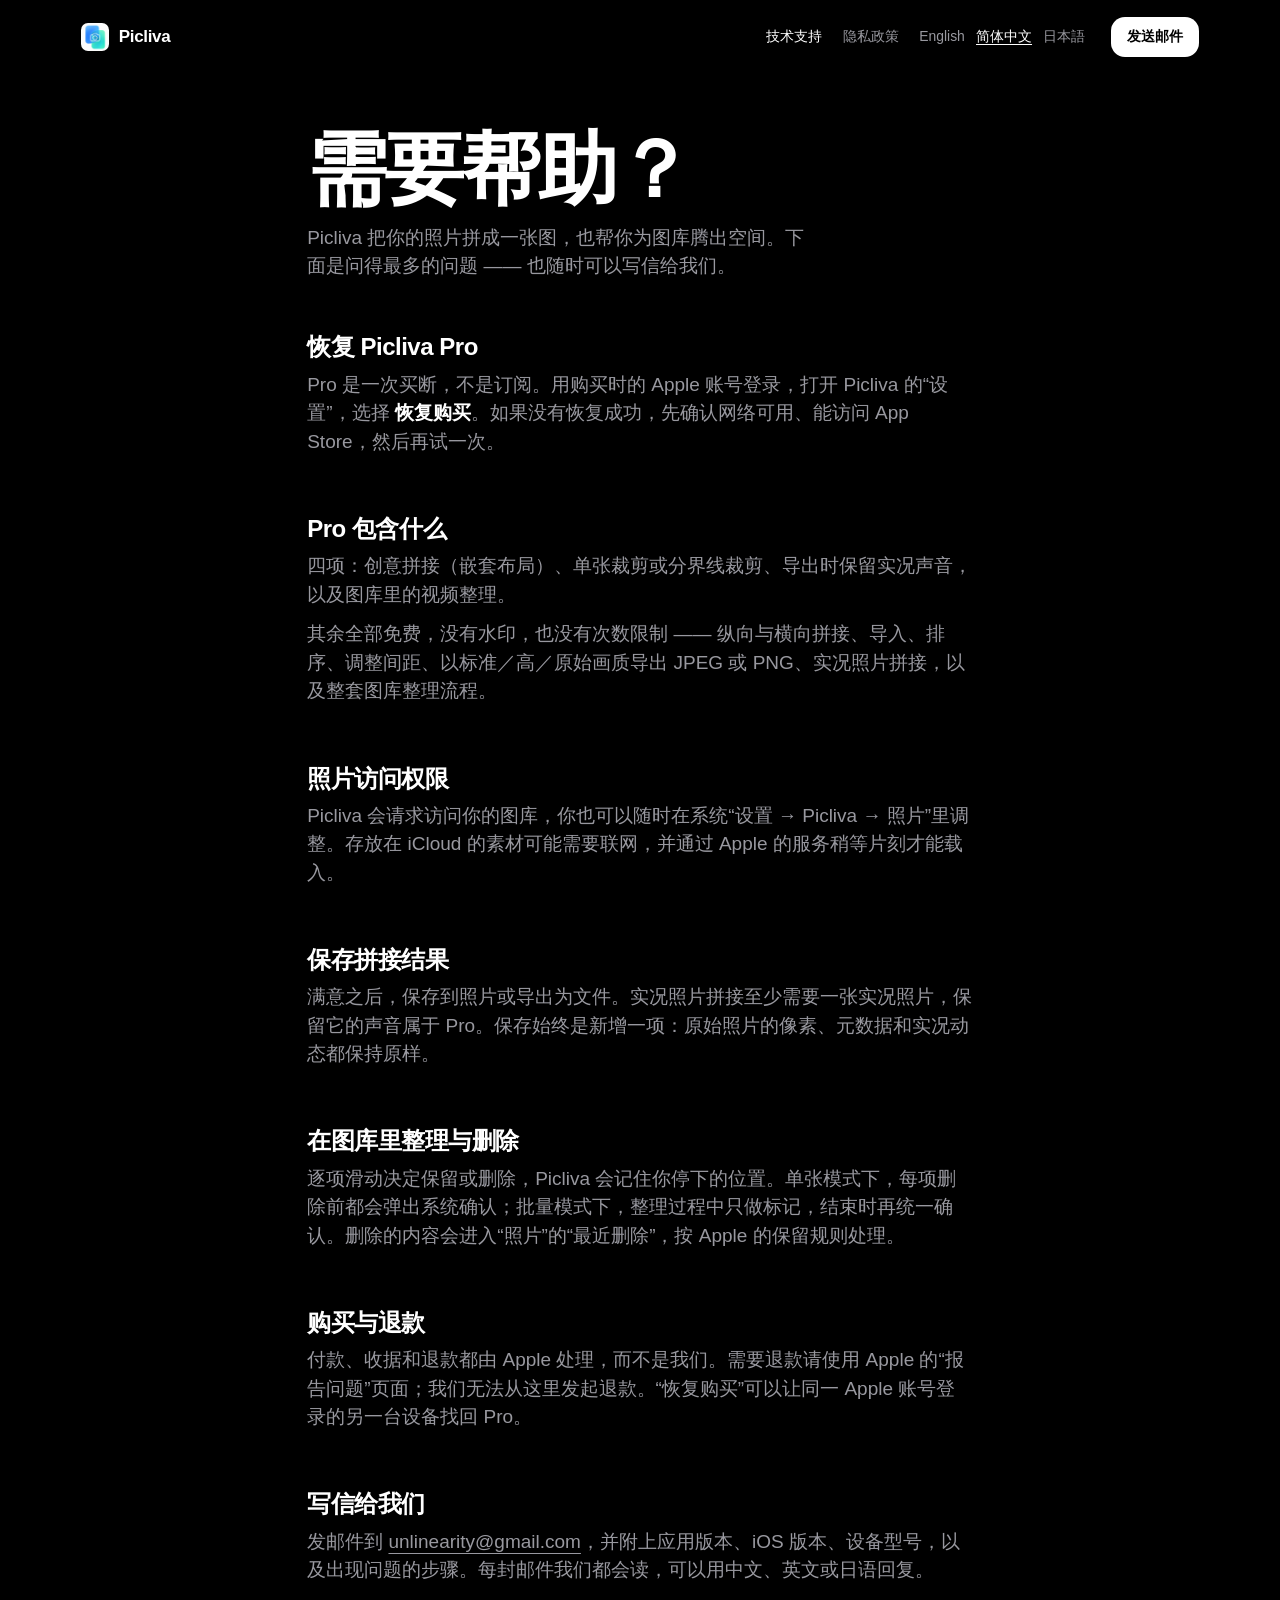
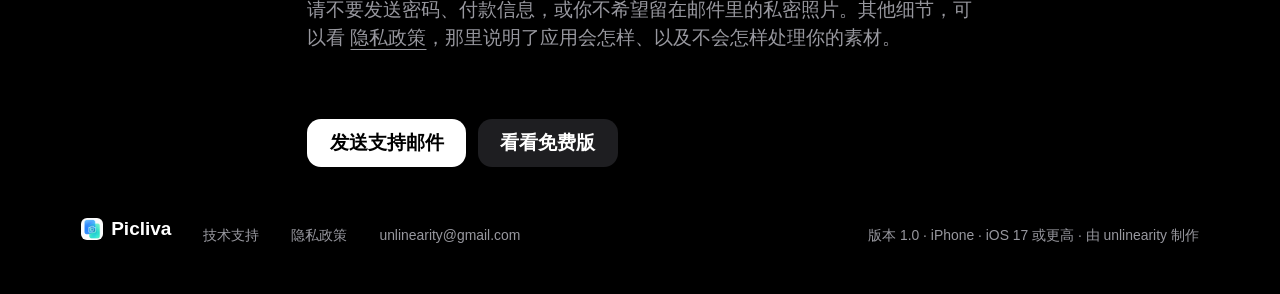
<file: support-zh-hans.html>
<!doctype html>
<html lang="zh-Hans">
<head>
<meta charset="utf-8">
<meta name="viewport" content="width=device-width, initial-scale=1">
<meta name="color-scheme" content="dark">
<meta name="description" content="拼接、保存与 Picliva Pro 的常见问题，以及如何联系我们。">
<title>技术支持 · Picliva</title>
<link rel="icon" href="assets/picliva.png">
<link rel="preconnect" href="https://api.fontshare.com">
<link rel="preconnect" href="https://cdn.fontshare.com" crossorigin>
<link href="https://api.fontshare.com/v2/css?f[]=general-sans@400,500,600,700&display=swap" rel="stylesheet">
<link rel="stylesheet" href="styles.css">
</head>
<body>
<a class="skip" href="#main">跳到正文</a>

<header class="bar">
  <a class="brand" href="index-zh-hans.html"><img src="assets/picliva.png" alt="" width="28" height="28">Picliva</a>
  <div class="barutility">
    <a href="support-zh-hans.html" aria-current="page">技术支持</a>
    <a href="privacy-zh-hans.html">隐私政策</a>
    <nav class="langs" aria-label="Language">
      <a lang="en" hreflang="en" href="support.html">English</a>
      <a lang="zh-Hans" hreflang="zh-Hans" href="support-zh-hans.html" aria-current="true">简体中文</a>
      <a lang="ja" hreflang="ja" href="support-ja.html">日本語</a>
    </nav>
  </div>
  <a class="btn small barcta" href="mailto:unlinearity@gmail.com?subject=Picliva%20%E6%94%AF%E6%8C%81">发送邮件</a>
</header>

<main id="main">
  <div class="doc">
    <header class="intro">
      <h1>需要帮助？</h1>
      <p>Picliva 把你的照片拼成一张图，也帮你为图库腾出空间。下面是问得最多的问题 &#8212;&#8212; 也随时可以写信给我们。</p>
    </header>

    <section>
      <h2>恢复 Picliva Pro</h2>
      <p>Pro 是一次买断，不是订阅。用购买时的 Apple 账号登录，打开 Picliva 的“设置”，选择 <b>恢复购买</b>。如果没有恢复成功，先确认网络可用、能访问 App Store，然后再试一次。</p>
    </section>

    <section>
      <h2>Pro 包含什么</h2>
      <p>四项：创意拼接（嵌套布局）、单张裁剪或分界线裁剪、导出时保留实况声音，以及图库里的视频整理。</p>
      <p>其余全部免费，没有水印，也没有次数限制 &#8212;&#8212; 纵向与横向拼接、导入、排序、调整间距、以标准／高／原始画质导出 JPEG 或 PNG、实况照片拼接，以及整套图库整理流程。</p>
    </section>

    <section>
      <h2>照片访问权限</h2>
      <p>Picliva 会请求访问你的图库，你也可以随时在系统“设置 &#8594; Picliva &#8594; 照片”里调整。存放在 iCloud 的素材可能需要联网，并通过 Apple 的服务稍等片刻才能载入。</p>
    </section>

    <section>
      <h2>保存拼接结果</h2>
      <p>满意之后，保存到照片或导出为文件。实况照片拼接至少需要一张实况照片，保留它的声音属于 Pro。保存始终是新增一项：原始照片的像素、元数据和实况动态都保持原样。</p>
    </section>

    <section>
      <h2>在图库里整理与删除</h2>
      <p>逐项滑动决定保留或删除，Picliva 会记住你停下的位置。单张模式下，每项删除前都会弹出系统确认；批量模式下，整理过程中只做标记，结束时再统一确认。删除的内容会进入“照片”的“最近删除”，按 Apple 的保留规则处理。</p>
    </section>

    <section>
      <h2>购买与退款</h2>
      <p>付款、收据和退款都由 Apple 处理，而不是我们。需要退款请使用 Apple 的“报告问题”页面；我们无法从这里发起退款。“恢复购买”可以让同一 Apple 账号登录的另一台设备找回 Pro。</p>
    </section>

    <section>
      <h2>写信给我们</h2>
      <p>发邮件到 <a class="link" href="mailto:unlinearity@gmail.com">unlinearity@gmail.com</a>，并附上应用版本、iOS 版本、设备型号，以及出现问题的步骤。每封邮件我们都会读，可以用中文、英文或日语回复。</p>
      <p>请不要发送密码、付款信息，或你不希望留在邮件里的私密照片。其他细节，可以看 <a class="link" href="privacy-zh-hans.html">隐私政策</a>，那里说明了应用会怎样、以及不会怎样处理你的素材。</p>
    </section>

    <p class="cta">
      <a class="btn" href="mailto:unlinearity@gmail.com?subject=Picliva%20%E6%94%AF%E6%8C%81">发送支持邮件</a>
      <a class="btn alt" href="index-zh-hans.html#plans">看看免费版</a>
    </p>
  </div>
</main>

<footer>
  <div class="in">
    <span class="brandline"><img src="assets/picliva.png" alt="" width="22" height="22">Picliva</span>
    <a href="support-zh-hans.html">技术支持</a>
    <a href="privacy-zh-hans.html">隐私政策</a>
    <a href="mailto:unlinearity@gmail.com">unlinearity@gmail.com</a>
    <p class="sp">版本 1.0 &#183; iPhone &#183; iOS 17 或更高 &#183; 由 unlinearity 制作</p>
  </div>
</footer>
</body>
</html>
</file>
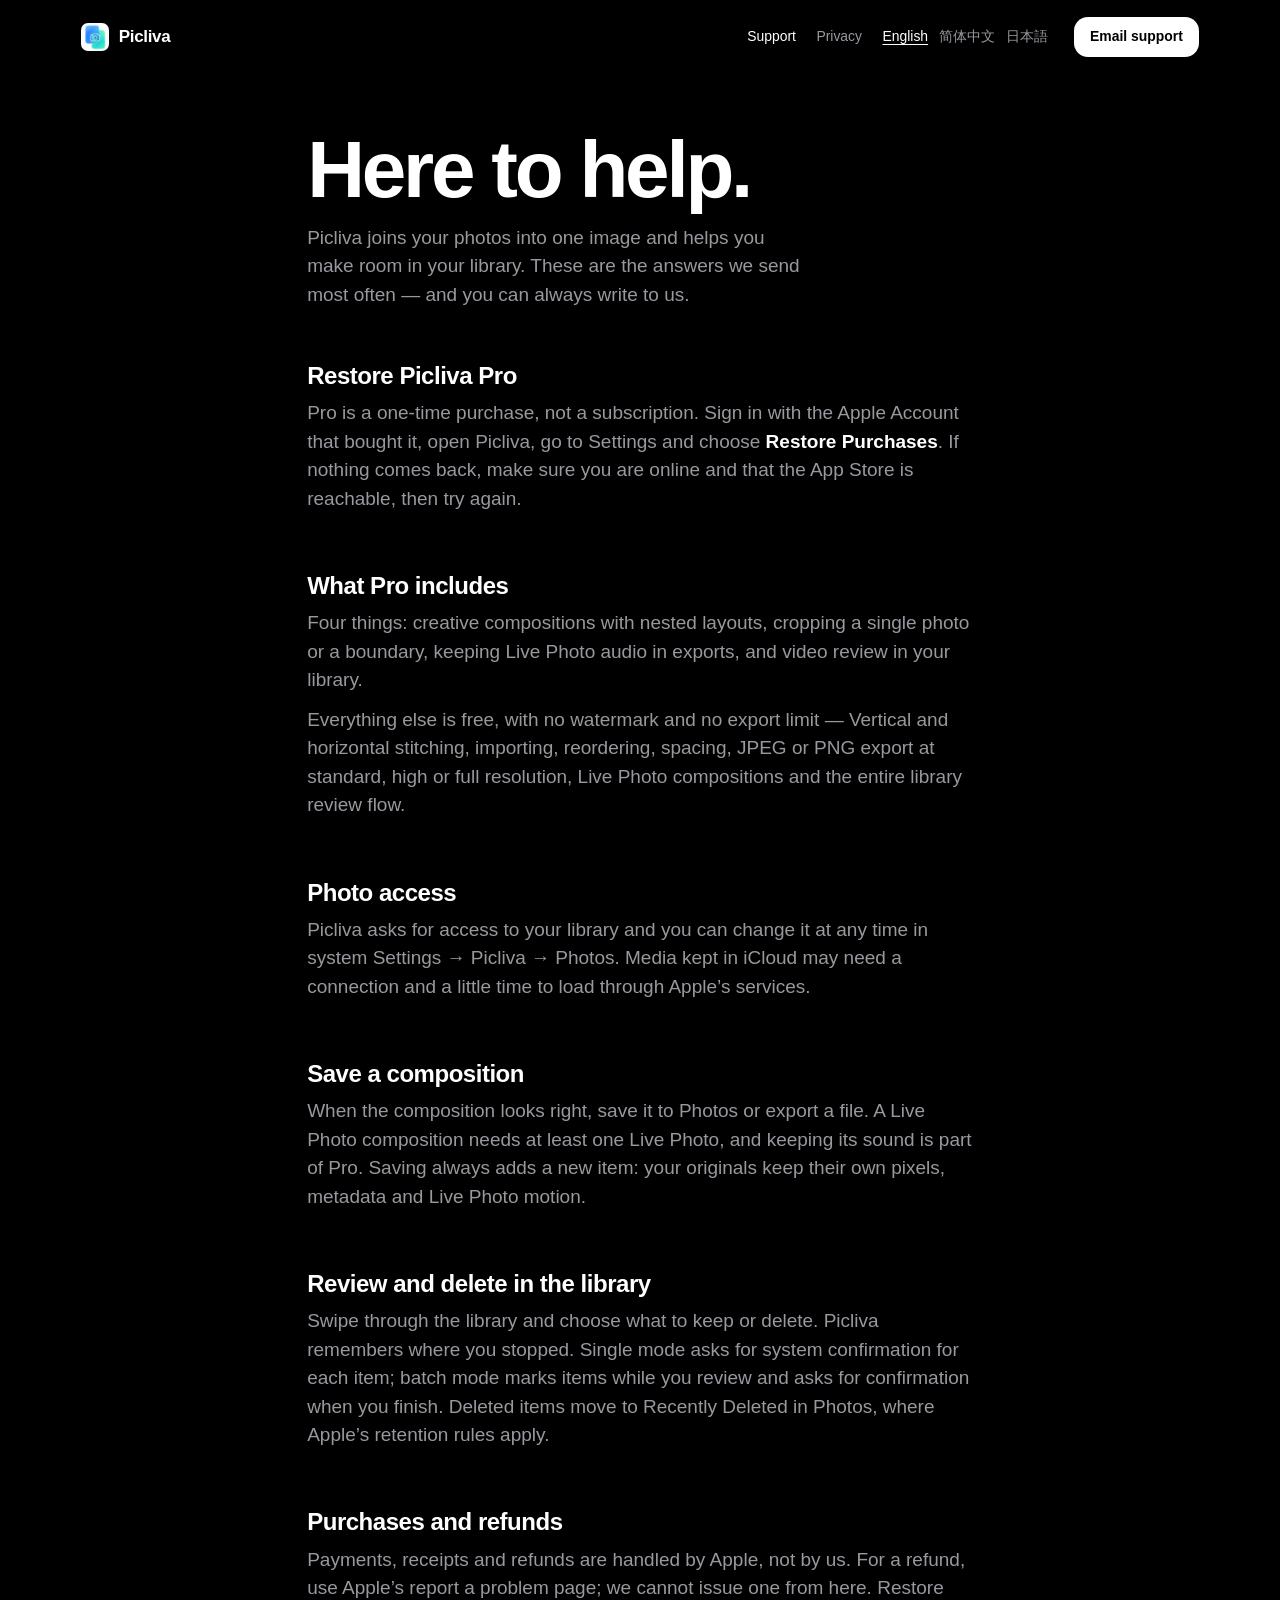
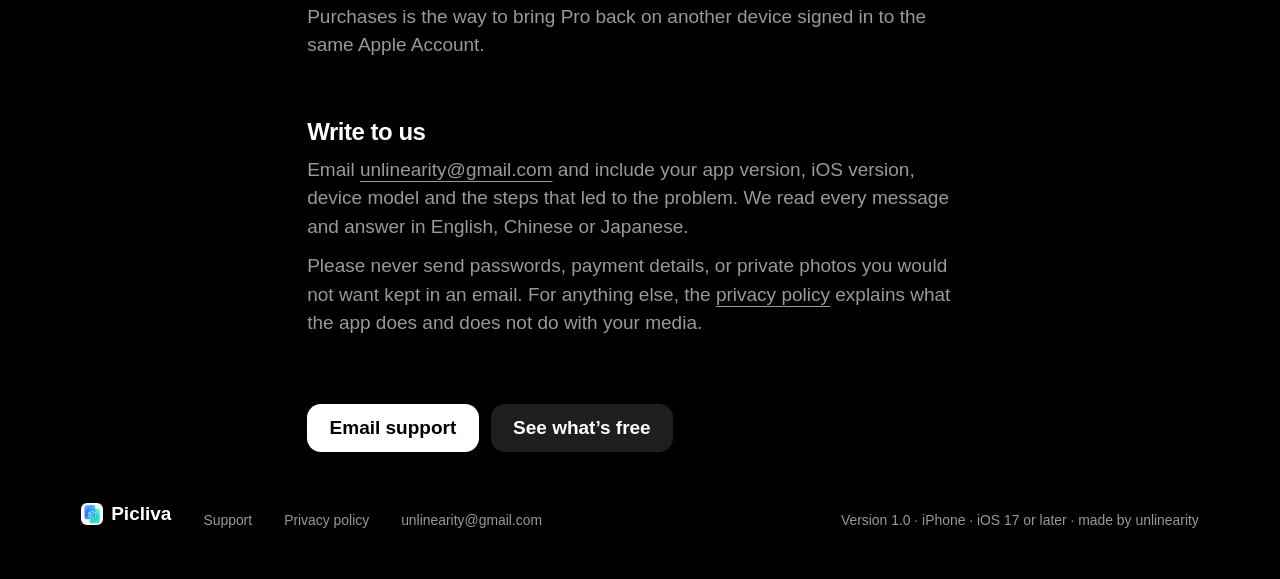
<file: support.html>
<!doctype html>
<html lang="en">
<head>
<meta charset="utf-8">
<meta name="viewport" content="width=device-width, initial-scale=1">
<meta name="color-scheme" content="dark">
<meta name="description" content="Answers for composing, saving and Picliva Pro — and how to reach us.">
<title>Support · Picliva</title>
<link rel="icon" href="assets/picliva.png">
<link rel="preconnect" href="https://api.fontshare.com">
<link rel="preconnect" href="https://cdn.fontshare.com" crossorigin>
<link href="https://api.fontshare.com/v2/css?f[]=general-sans@400,500,600,700&display=swap" rel="stylesheet">
<link rel="stylesheet" href="styles.css">
</head>
<body>
<a class="skip" href="#main">Skip to content</a>

<header class="bar">
  <a class="brand" href="index.html"><img src="assets/picliva.png" alt="" width="28" height="28">Picliva</a>
  <div class="barutility">
    <a href="support.html" aria-current="page">Support</a>
    <a href="privacy.html">Privacy</a>
    <nav class="langs" aria-label="Language">
      <a lang="en" hreflang="en" href="support.html" aria-current="true">English</a>
      <a lang="zh-Hans" hreflang="zh-Hans" href="support-zh-hans.html">&#31616;&#20307;&#20013;&#25991;</a>
      <a lang="ja" hreflang="ja" href="support-ja.html">&#26085;&#26412;&#35486;</a>
    </nav>
  </div>
  <a class="btn small barcta" href="mailto:unlinearity@gmail.com?subject=Picliva%20Support">Email support</a>
</header>

<main id="main">
  <div class="doc">
    <header class="intro">
      <h1>Here to help.</h1>
      <p>Picliva joins your photos into one image and helps you make room in your library. These are the answers we send most often &#8212; and you can always write to us.</p>
    </header>

    <section>
      <h2>Restore Picliva Pro</h2>
      <p>Pro is a one-time purchase, not a subscription. Sign in with the Apple Account that bought it, open Picliva, go to Settings and choose <b>Restore Purchases</b>. If nothing comes back, make sure you are online and that the App Store is reachable, then try again.</p>
    </section>

    <section>
      <h2>What Pro includes</h2>
      <p>Four things: creative compositions with nested layouts, cropping a single photo or a boundary, keeping Live Photo audio in exports, and video review in your library.</p>
      <p>Everything else is free, with no watermark and no export limit &#8212; Vertical and horizontal stitching, importing, reordering, spacing, JPEG or PNG export at standard, high or full resolution, Live Photo compositions and the entire library review flow.</p>
    </section>

    <section>
      <h2>Photo access</h2>
      <p>Picliva asks for access to your library and you can change it at any time in system Settings &#8594; Picliva &#8594; Photos. Media kept in iCloud may need a connection and a little time to load through Apple&#8217;s services.</p>
    </section>

    <section>
      <h2>Save a composition</h2>
      <p>When the composition looks right, save it to Photos or export a file. A Live Photo composition needs at least one Live Photo, and keeping its sound is part of Pro. Saving always adds a new item: your originals keep their own pixels, metadata and Live Photo motion.</p>
    </section>

    <section>
      <h2>Review and delete in the library</h2>
      <p>Swipe through the library and choose what to keep or delete. Picliva remembers where you stopped. Single mode asks for system confirmation for each item; batch mode marks items while you review and asks for confirmation when you finish. Deleted items move to Recently Deleted in Photos, where Apple&#8217;s retention rules apply.</p>
    </section>

    <section>
      <h2>Purchases and refunds</h2>
      <p>Payments, receipts and refunds are handled by Apple, not by us. For a refund, use Apple&#8217;s report a problem page; we cannot issue one from here. Restore Purchases is the way to bring Pro back on another device signed in to the same Apple Account.</p>
    </section>

    <section>
      <h2>Write to us</h2>
      <p>Email <a class="link" href="mailto:unlinearity@gmail.com">unlinearity@gmail.com</a> and include your app version, iOS version, device model and the steps that led to the problem. We read every message and answer in English, Chinese or Japanese.</p>
      <p>Please never send passwords, payment details, or private photos you would not want kept in an email. For anything else, the <a class="link" href="privacy.html">privacy policy</a> explains what the app does and does not do with your media.</p>
    </section>

    <p class="cta">
      <a class="btn" href="mailto:unlinearity@gmail.com?subject=Picliva%20Support">Email support</a>
      <a class="btn alt" href="index.html#plans">See what&#8217;s free</a>
    </p>
  </div>
</main>

<footer>
  <div class="in">
    <span class="brandline"><img src="assets/picliva.png" alt="" width="22" height="22">Picliva</span>
    <a href="support.html">Support</a>
    <a href="privacy.html">Privacy policy</a>
    <a href="mailto:unlinearity@gmail.com">unlinearity@gmail.com</a>
    <p class="sp">Version 1.0 &#183; iPhone &#183; iOS 17 or later &#183; made by unlinearity</p>
  </div>
</footer>
</body>
</html>
</file>
<file: styles.css>
/* Picliva site.
   Black ground, one blue accent, flat surfaces only.
   Type: General Sans. No gradients, no shadows at rest, no 1px rules, no uppercase labels. */

:root {
  --bg: #000000;
  --ink: #ffffff;
  --muted: #98989f;
  --surface: #141416;
  --surface-2: #1e1e21;
  --surface-3: #2c2c31;
  --surface-4: #3d3d45;
  --field-tone: #0c0c0f;
  --panel: #17171b;
  --slot: #32323a;
  --accent: #0a84ff;
  --blue: #2a62f0;
  --btn-bg: #ffffff;
  --btn-ink: #000000;

  --step-small: clamp(0.8125rem, 0.79rem + 0.1vw, 0.875rem);
  --step-body: clamp(1.0625rem, 1rem + 0.25vw, 1.1875rem);
  --step-head: clamp(1.875rem, 1.25rem + 3vw, 3.75rem);

  --gut: clamp(1.25rem, 4vw, 3.5rem);
  --maxw: 1220px;
  --radius: 14px;
  --space: clamp(4rem, 8vw, 7rem);
}

*, *::before, *::after { box-sizing: border-box; }

html { -webkit-text-size-adjust: 100%; scroll-behavior: smooth; overflow-x: clip; }
@media (prefers-reduced-motion: reduce) { html { scroll-behavior: auto; } }

body {
  margin: 0;
  background: var(--bg);
  color: var(--ink);
  font-family: "General Sans", -apple-system, BlinkMacSystemFont, "Segoe UI",
               "Hiragino Sans", "Noto Sans JP", "PingFang SC", sans-serif;
  font-size: var(--step-body);
  line-height: 1.5;
  font-weight: 400;
  -webkit-font-smoothing: antialiased;
}

img { max-width: 100%; height: auto; display: block; }
a { color: inherit; }
p { margin: 0; }
h1, h2, h3 { margin: 0; font-weight: 700; letter-spacing: -0.03em; line-height: 1.0; }

.wrap { max-width: var(--maxw); margin-inline: auto; padding-inline: var(--gut); }
.muted { color: var(--muted); }

:focus-visible { outline: 3px solid var(--accent); outline-offset: 3px; border-radius: 6px; }

.skip {
  position: absolute; left: -9999px; top: 0; z-index: 20;
  background: var(--ink); color: var(--bg); padding: 0.7rem 1rem;
  border-radius: 0 0 var(--radius) 0; font-weight: 600; text-decoration: none;
}
.skip:focus { left: 0; }

/* ---------- bar ---------- */
.bar {
  display: grid; grid-template-columns: auto 1fr auto; align-items: center;
  column-gap: clamp(0.9rem, 2vw, 1.75rem); row-gap: 0.6rem;
  padding-block: 1.05rem; max-width: var(--maxw); margin-inline: auto;
  padding-inline: var(--gut);
}
.brand {
  display: inline-flex; align-items: center; gap: 0.6rem;
  font-weight: 700; letter-spacing: -0.02em; font-size: 1.0625rem; text-decoration: none;
}
.brand img { width: 28px; height: 28px; border-radius: 7px; }
.barutility {
  display: flex; flex-wrap: wrap; align-items: center; justify-self: end;
  gap: 0.45rem clamp(0.7rem, 1.6vw, 1.4rem);
}
.barutility > a { text-decoration: none; font-size: var(--step-small); color: var(--muted); }
.barutility > a:hover, .barutility > a:focus-visible { color: var(--ink); }
.barutility > a[aria-current="page"] { color: var(--ink); }
.barutility .langs { gap: 0.7rem; }
.barcta { justify-self: end; }
@media (max-width: 700px) {
  .bar { grid-template-columns: 1fr auto; }
  .bar .brand { grid-area: 1 / 1; }
  .barcta { grid-area: 1 / 2; }
  .barutility { grid-area: 2 / 1 / 3 / 3; justify-self: start; }
}

.btn {
  display: inline-flex; align-items: center; justify-content: center;
  min-height: 48px; padding: 0 1.4rem;
  background: var(--btn-bg); color: var(--btn-ink);
  border: 0; border-radius: var(--radius);
  font: inherit; font-weight: 600; font-size: var(--step-body);
  text-decoration: none; cursor: pointer;
  transition: transform 140ms ease, background-color 140ms ease;
}
.btn:hover { background: #e6e6ea; }
.btn:active { transform: scale(0.97); }
.btn.alt { background: var(--surface-2); color: var(--ink); }
.btn.alt:hover { background: var(--surface-3); }
.btn.small { min-height: 40px; padding: 0 1rem; font-size: var(--step-small); }

.link { color: var(--muted); text-decoration: underline; text-underline-offset: 0.25em; }
.link:hover { color: var(--ink); }

/* ---------- hero ---------- */
.hero { padding-block: clamp(1.25rem, 3.4vw, 2.25rem) 0; text-align: center; }
.hero .sentence {
  font-size: clamp(2.25rem, 9.2vw, 6.75rem);
  line-height: 0.95; letter-spacing: -0.045em;
  margin-inline: auto;
  display: flex; flex-direction: column; gap: 0.06em;
}
.hero .sentence .line { display: block; white-space: nowrap; }

.strip {
  display: inline-flex; flex-direction: row; align-items: stretch;
  gap: var(--gapem, 0.11em);
  height: 0.7em; margin-inline: 0.2em;
  vertical-align: baseline; position: relative; top: 0.01em;
}
.strip i {
  display: block; width: 0.6em; height: 100%; border-radius: 0.085em;
  background: #3b4250; position: relative; overflow: hidden;
}
.strip i::before {
  content: ""; position: absolute; inset: auto 0 0 0; height: 52%; background: rgba(0, 0, 0, 0.32);
}
.strip i:nth-child(2) { background: #3c3742; }
.strip i:nth-child(3) { background: #35423c; }
.strip i:nth-child(4) { background: #433c33; }

.hero .sub { margin: clamp(1rem, 2vw, 1.5rem) auto 0; max-width: 46ch; color: var(--muted); }
.hero .act { margin-top: clamp(1.25rem, 2vw, 1.5rem); display: flex; flex-wrap: wrap; gap: 0.75rem; justify-content: center; }

/* ---------- control rail ---------- */
.rail {
  margin: clamp(1.5rem, 2.6vw, 2rem) auto 0;
  display: grid; grid-template-columns: repeat(3, minmax(0, 1fr));
  gap: clamp(1rem, 2.4vw, 2rem);
  background: var(--surface); border-radius: 18px;
  padding: clamp(1rem, 2vw, 1.5rem);
  max-width: 860px; text-align: left;
}
@media (max-width: 760px) { .rail { grid-template-columns: 1fr; } }
.ctl { display: grid; gap: 0.6rem; align-content: start; }
.ctl .lab { font-size: var(--step-small); color: var(--muted); display: flex; justify-content: space-between; gap: 0.75rem; }
.ctl .lab b { color: var(--ink); font-weight: 600; font-variant-numeric: tabular-nums; }
.seg { display: flex; background: var(--surface-3); border-radius: 10px; padding: 3px; }
.seg > * {
  flex: 1; min-height: 34px; padding: 0 0.5rem;
  display: inline-flex; align-items: center; justify-content: center;
  border: 0; border-radius: 8px; background: transparent; color: var(--muted);
  font: inherit; font-size: var(--step-small); font-weight: 500; cursor: pointer;
  transition: background-color 140ms ease, color 140ms ease;
}
.seg > [aria-pressed="true"], .seg > .on { background: var(--surface-4); color: var(--ink); }
input[type="range"] { width: 100%; accent-color: var(--accent); min-height: 34px; }

/* ---------- hero board (interface fragment) ---------- */
.board {
  display: grid; gap: var(--board-gap, 8px);
  height: clamp(215px, 24vh, 250px);
  background: #0e0e11; border-radius: var(--radius); padding: 10px;
}
.board[data-dir="horizontal"] { grid-auto-flow: column; grid-auto-columns: minmax(0, 1fr); }
.board[data-dir="vertical"] { grid-auto-flow: row; grid-auto-rows: minmax(0, 1fr); }
.slot { background: var(--slot); border-radius: 10px; }
.board .slot { position: relative; overflow: hidden; }

/* Stand-ins for photographs: one flat tone plus two quiet shapes, drawn in CSS.
   No gradients, no stock imagery — an abstract frame that still reads as a picture. */
.shot { position: relative; overflow: hidden; background: #3b4250; }
.shot::before {
  content: ""; position: absolute; inset: auto 0 0 0; height: 56%; background: #2b313c;
}
.shot::after {
  content: ""; position: absolute; top: 15%; right: 13%;
  width: 26%; aspect-ratio: 1 / 1; border-radius: 50%; background: #5d6675;
}
.shot.v2 { background: #3c3742; }
.shot.v2::before { height: 42%; background: #2c2833; }
.shot.v2::after {
  top: auto; right: auto; bottom: 0; left: 12%;
  width: 32%; aspect-ratio: auto; height: 46%;
  border-radius: 5px 5px 0 0; background: #5a5265;
}
.shot.v3 { background: #35423c; }
.shot.v3::before { height: 64%; background: #27322d; }
.shot.v3::after { top: 17%; right: auto; left: 14%; width: 21%; background: #6d7d74; }
.shot.v4 { background: #433c33; }
.shot.v4::before { height: 47%; background: #322c26; }
.shot.v4::after { top: auto; right: 15%; bottom: 0; width: 30%; background: #6d6355; }
.shot > .sn { z-index: 1; }
.board .sn {
  position: absolute; left: 0.6rem; bottom: 0.55rem;
  font-size: 0.8125rem; color: var(--muted); white-space: nowrap;
}
.demo { margin-top: clamp(1.25rem, 2.2vw, 1.75rem); }
.boardmeta {
  margin-top: 0.9rem; display: flex; flex-wrap: wrap; gap: 0.35rem 1.5rem;
  justify-content: center; align-items: baseline;
}
.boardmeta .live { font-size: var(--step-small); color: var(--ink); font-weight: 500; }
.boardmeta .free { font-size: var(--step-small); color: var(--muted); }

/* The two interface fragments that used to sit in the colour fields — export
   settings and library review — folded into the single demo module above. */
.flow {
  margin: clamp(1rem, 2vw, 1.4rem) auto 0;
  display: grid; grid-template-columns: repeat(auto-fit, minmax(210px, 1fr));
  gap: clamp(0.75rem, 1.6vw, 1.25rem);
  max-width: 860px; text-align: left;
}
.flowcell {
  background: var(--surface); border-radius: var(--radius);
  padding: clamp(0.9rem, 1.8vw, 1.25rem);
  display: grid; gap: 0.75rem; align-content: start;
}
.flowcell .ftitle {
  font-size: clamp(1.0625rem, 1.4vw, 1.25rem); color: var(--ink);
  font-weight: 600; letter-spacing: -0.02em; line-height: 1.15;
}
.flowcell .frow {
  display: flex; align-items: center; justify-content: space-between;
  gap: 0.75rem; font-size: var(--step-small); color: var(--muted);
}
.flowcell .fnote { font-size: var(--step-small); color: var(--muted); }
.chips { display: flex; gap: 3px; background: var(--surface-3); border-radius: 10px; padding: 3px; }
.chips i {
  font-style: normal; padding: 0.28rem 0.6rem; border-radius: 8px;
  font-size: var(--step-small); color: var(--muted); white-space: nowrap;
}
.chips i.on { background: var(--surface-4); color: var(--ink); }
.fthumbs { display: grid; grid-template-columns: repeat(4, minmax(0, 1fr)); gap: 5px; }
.fthumbs i { display: block; height: clamp(52px, 7vw, 66px); border-radius: 8px; }
.fthumbs .marked { outline: 2px solid var(--accent); outline-offset: -2px; }
.ftrack { display: block; height: 6px; border-radius: 999px; background: var(--surface-3); overflow: hidden; }
.ftrack i { display: block; height: 100%; border-radius: 999px; background: var(--accent); }

/* ---------- interface panels used inside the colour fields ---------- */
.panel {
  background: var(--panel); color: var(--ink);
  border-radius: var(--radius);
  padding: clamp(1.1rem, 2.2vw, 1.6rem);
  display: grid; gap: 0.9rem; align-content: space-between;
  min-height: 210px; align-self: stretch;
}
.panel .ptitle { font-size: var(--step-small); color: var(--muted); }
.panel .pnote { font-size: var(--step-small); color: var(--muted); }

/* ---------- demo section ---------- */
.work { margin-top: var(--space); }
.work h2 { font-size: var(--step-head); max-width: 22ch; letter-spacing: -0.045em; }

/* ---------- plans ---------- */
.plans { margin-top: var(--space); background: var(--field-tone); padding-block: var(--space); }
.plans h2 { font-size: var(--step-head); max-width: 22ch; }
.plans .introrow { margin-top: 1.25rem; color: var(--muted); max-width: 54ch; }

.ptable { margin-top: clamp(2rem, 4vw, 3rem); width: 100%; border-collapse: collapse; text-align: left; }
.ptable th, .ptable td { padding-block: clamp(0.7rem, 1.3vw, 1rem); vertical-align: baseline; }
.ptable thead th { font-size: var(--step-small); color: var(--muted); font-weight: 500; }
.ptable thead th.free, .ptable thead th.pro { font-size: clamp(1.125rem, 2vw, 1.5rem); color: var(--ink); font-weight: 700; letter-spacing: -0.02em; }
.ptable thead th.pro { color: var(--accent); }
.ptable thead .price { display: block; font-size: var(--step-small); color: var(--muted); font-weight: 400; margin-top: 0.3rem; }
.ptable tbody th { font-size: clamp(1.0625rem, 1.45vw, 1.3125rem); font-weight: 500; letter-spacing: -0.015em; }
.ptable tbody td { font-size: var(--step-small); color: var(--muted); }
.ptable tbody td.yes { color: var(--ink); }
.ptable tbody td.pro-only { color: var(--accent); }
.ptable tr.group th { font-size: var(--step-small); color: var(--muted); font-weight: 500; padding-top: 1.9rem; }
.ptable col.c1 { width: 54%; } .ptable col.c2 { width: 23%; } .ptable col.c3 { width: 23%; }

@media (max-width: 720px) {
  .ptable, .ptable tbody, .ptable tr, .ptable th, .ptable td { display: block; }
  .ptable thead { display: none; }
  .ptable tbody th { padding-bottom: 0.2rem; }
  .ptable tbody td { padding-block: 0.1rem; }
  .ptable tbody td::before { content: attr(data-plan) ": "; color: var(--muted); }
  .ptable tr.group { padding-top: 1.25rem; }
  .ptable tr { padding-bottom: 1rem; }
}

.plans .foot { margin-top: clamp(1.75rem, 3vw, 2.5rem); color: var(--muted); max-width: 62ch; }

/* ---------- faq ---------- */
.faq { margin-top: var(--space); }
.faqrow { display: grid; grid-template-columns: minmax(0, 1fr) minmax(0, 1fr); gap: clamp(1.25rem, 4vw, 3.5rem); padding-block: clamp(1.25rem, 2.4vw, 1.9rem); }
.faqrow h3 { font-size: clamp(1.375rem, 2.2vw, 2.125rem); font-weight: 600; letter-spacing: -0.025em; line-height: 1.1; }
.faqrow p { color: var(--muted); max-width: 46ch; }
.faqrow.head h3 { color: var(--muted); font-weight: 500; }
@media (max-width: 760px) {
  .faqrow { grid-template-columns: minmax(0, 1fr); gap: 0.5rem; padding-block: 1.25rem; }
  .faqrow h3 { font-size: 1.3125rem; }
}

/* ---------- closing ask ---------- */
.ask { margin-top: var(--space); background: var(--blue); color: #fff; }
.ask .in { max-width: var(--maxw); margin-inline: auto; padding: clamp(2.5rem, 6vw, 5rem) var(--gut); }
.ask .closing { font-size: clamp(1.875rem, 4.8vw, 3.75rem); letter-spacing: -0.04em; line-height: 1.05; max-width: 24ch; font-weight: 700; }
.askform { margin-top: clamp(1.5rem, 3vw, 2.25rem); display: flex; flex-wrap: wrap; gap: 0.75rem; align-items: center; }
.askform label { font-size: var(--step-small); width: 100%; }
.askform input[type="text"] {
  font: inherit; font-size: var(--step-body); color: #000; background: #fff;
  border: 0; border-radius: var(--radius); padding: 0 1rem; min-height: 48px;
  flex: 1 1 18rem; max-width: 32rem;
}
.askform input[type="text"]::placeholder { color: #5c5c66; }
.askform .btn { background: #000; color: #fff; }
.askform .btn:hover { background: #1c1c22; }
.ask .hint { margin-top: 1.25rem; font-size: var(--step-small); max-width: 52ch; }
.ask .links { margin-top: 1.5rem; display: flex; flex-wrap: wrap; gap: 0.5rem 1.5rem; align-items: baseline; }
.ask .links a { font-size: var(--step-small); text-decoration: none; }
.ask .links a:hover { text-decoration: underline; text-underline-offset: 0.25em; }

/* ---------- footer ---------- */
footer { padding-block: clamp(2rem, 4vw, 3rem); }
footer .in {
  max-width: var(--maxw); margin-inline: auto; padding-inline: var(--gut);
  display: flex; flex-wrap: wrap; gap: 0.6rem 2rem; align-items: baseline;
}
footer p, footer a { font-size: var(--step-small); color: var(--muted); }
footer a { text-decoration: none; }
footer a:hover { color: var(--ink); }
footer .brandline { display: inline-flex; align-items: center; gap: 0.5rem; color: var(--ink); font-weight: 600; }
footer .brandline img { width: 22px; height: 22px; border-radius: 6px; }
footer .sp { margin-left: auto; }

/* ---------- prose pages (privacy, support) ---------- */
.doc { max-width: 48rem; margin-inline: auto; padding-inline: var(--gut); }
.doc .intro { padding-block: clamp(2rem, 5vw, 3.5rem) clamp(1rem, 2vw, 1.5rem); }
.doc h1 { font-size: clamp(2.25rem, 6.5vw, 5rem); max-width: 20ch; letter-spacing: -0.04em; }
.doc .intro p { margin-top: 0.9rem; color: var(--muted); max-width: 48ch; }
.doc .date { font-size: var(--step-small); margin-top: 1rem; }
.doc section { padding-block: clamp(1.25rem, 2.4vw, 1.9rem); }
.doc section h2 { font-size: clamp(1.1875rem, 1.9vw, 1.5rem); letter-spacing: -0.02em; }
.doc section h2 + p { margin-top: 0.7rem; }
.doc section p, .doc section li { color: var(--muted); max-width: 64ch; }
.doc section p + p, .doc section ul, .doc section p + ul { margin-top: 0.7rem; }
.doc ul { padding-left: 1.1rem; margin: 0; }
.doc li + li { margin-top: 0.35rem; }
.doc b { color: var(--ink); font-weight: 600; }
.doc .panel { margin-top: 1.25rem; color: var(--ink); max-width: 34rem; }
.doc .cta { margin-top: clamp(1.5rem, 3vw, 2.25rem); display: flex; flex-wrap: wrap; gap: 0.75rem; }
.doc .mailto { display: inline-block; margin-top: 0.75rem; font-size: var(--step-small); }

.langs { display: flex; gap: 1rem; flex-wrap: wrap; }
.langs a { font-size: var(--step-small); color: var(--muted); text-decoration: none; }
.langs a[aria-current="true"] { color: var(--ink); text-decoration: underline; text-underline-offset: 0.25em; }

/* ---------- motion ---------- */
.js [data-enter] { opacity: 0; transform: translateY(14px); }
.js [data-enter].in {
  opacity: 1; transform: none;
  transition: opacity 380ms cubic-bezier(.2,.7,.2,1), transform 380ms cubic-bezier(.2,.7,.2,1);
  transition-delay: var(--d, 0ms);
}
.js .sentence .line { opacity: 0; transform: translateY(0.1em); }
.js .sentence.in .line {
  opacity: 1; transform: none;
  transition: opacity 420ms cubic-bezier(.2,.7,.2,1), transform 420ms cubic-bezier(.2,.7,.2,1);
}
.js .sentence.in .line:nth-child(2) { transition-delay: 90ms; }
.js .sentence.in .strip i { animation: slot-in 460ms cubic-bezier(.2,.7,.2,1) backwards; }
.js .sentence.in .strip i:nth-child(1) { animation-delay: 120ms; }
.js .sentence.in .strip i:nth-child(2) { animation-delay: 180ms; }
.js .sentence.in .strip i:nth-child(3) { animation-delay: 240ms; }
@keyframes slot-in { from { opacity: 0; transform: translateY(0.08em); } }
.js .board .slot { animation: slot-in 420ms cubic-bezier(.2,.7,.2,1) backwards; }
.board .slot:nth-child(2) { animation-delay: 70ms; }
.board .slot:nth-child(3) { animation-delay: 140ms; }
.board .slot:nth-child(4) { animation-delay: 210ms; }

@media (prefers-reduced-motion: reduce) {
  .js [data-enter], .js .sentence .line { opacity: 1 !important; transform: none !important; transition: none !important; }
  .js .sentence .strip i, .js .board .slot { animation: none !important; }
  .btn, .seg > * { transition: none !important; }
}
</file>
